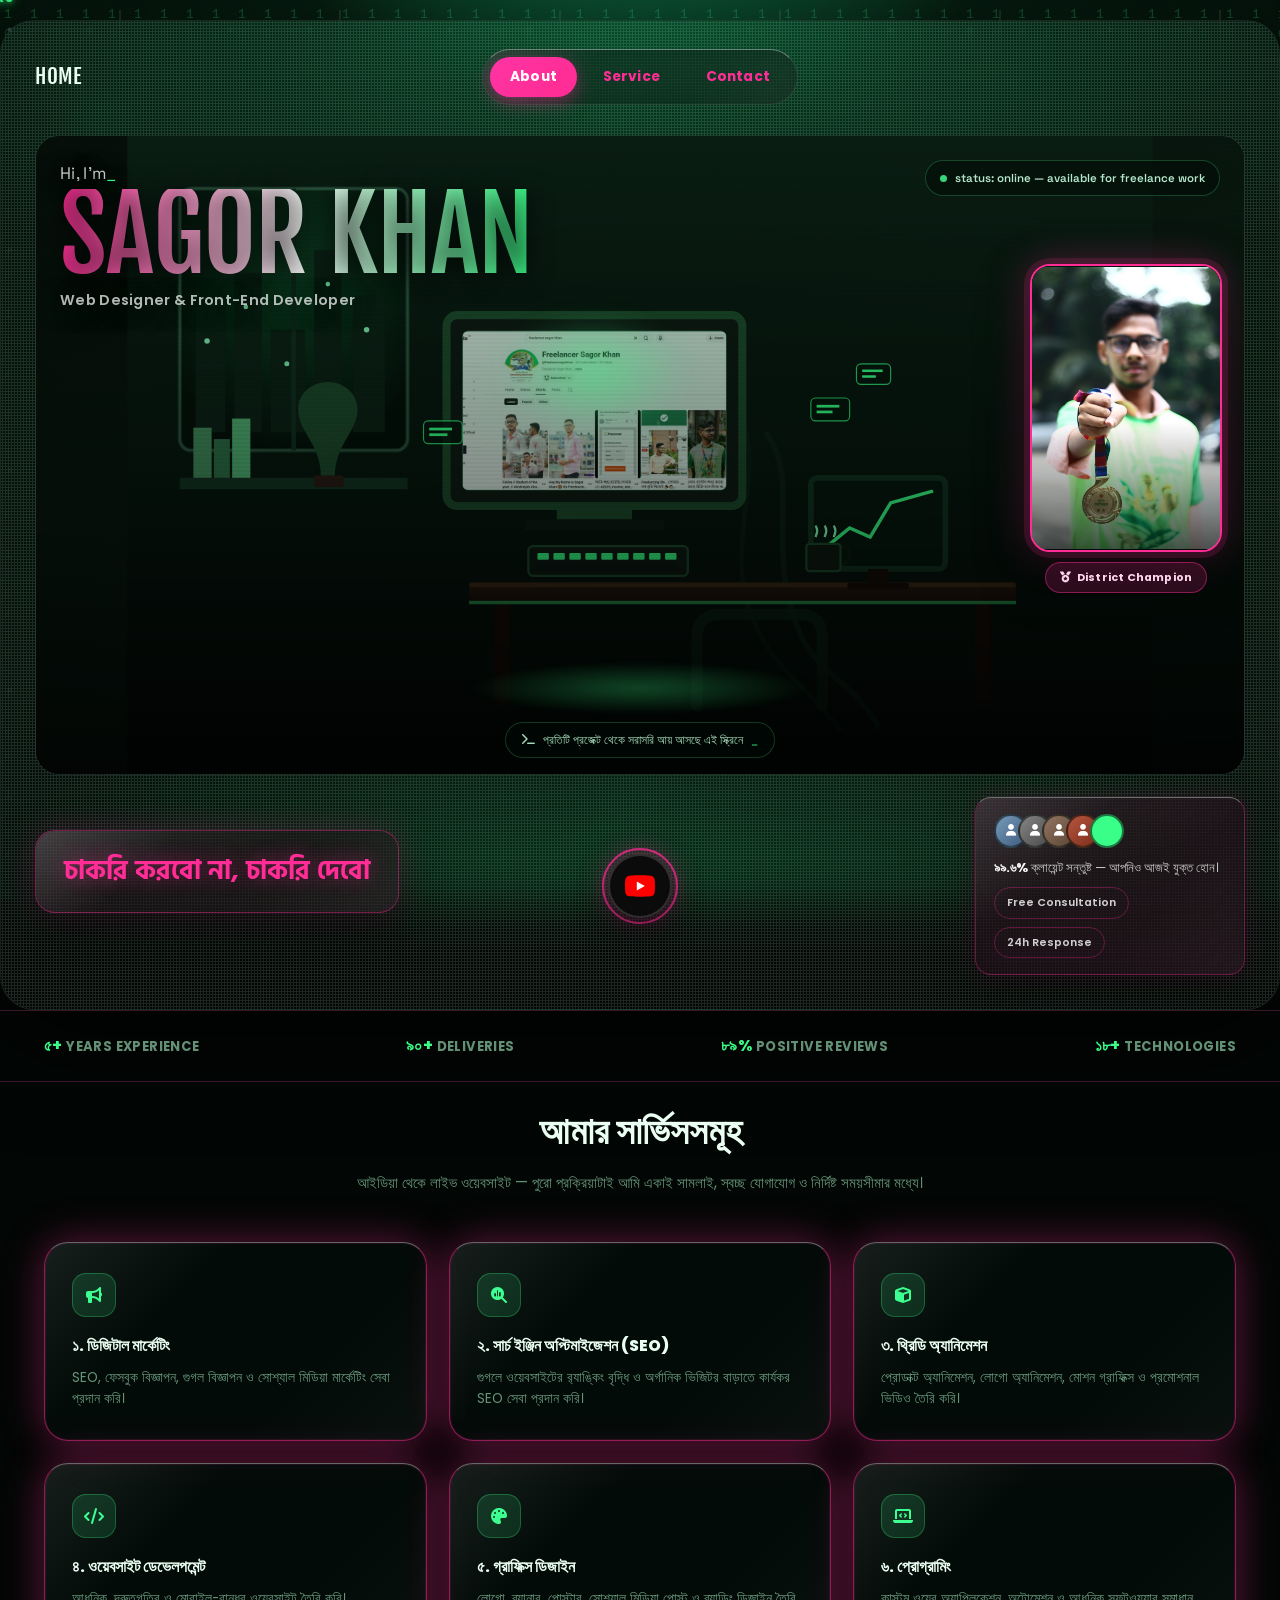
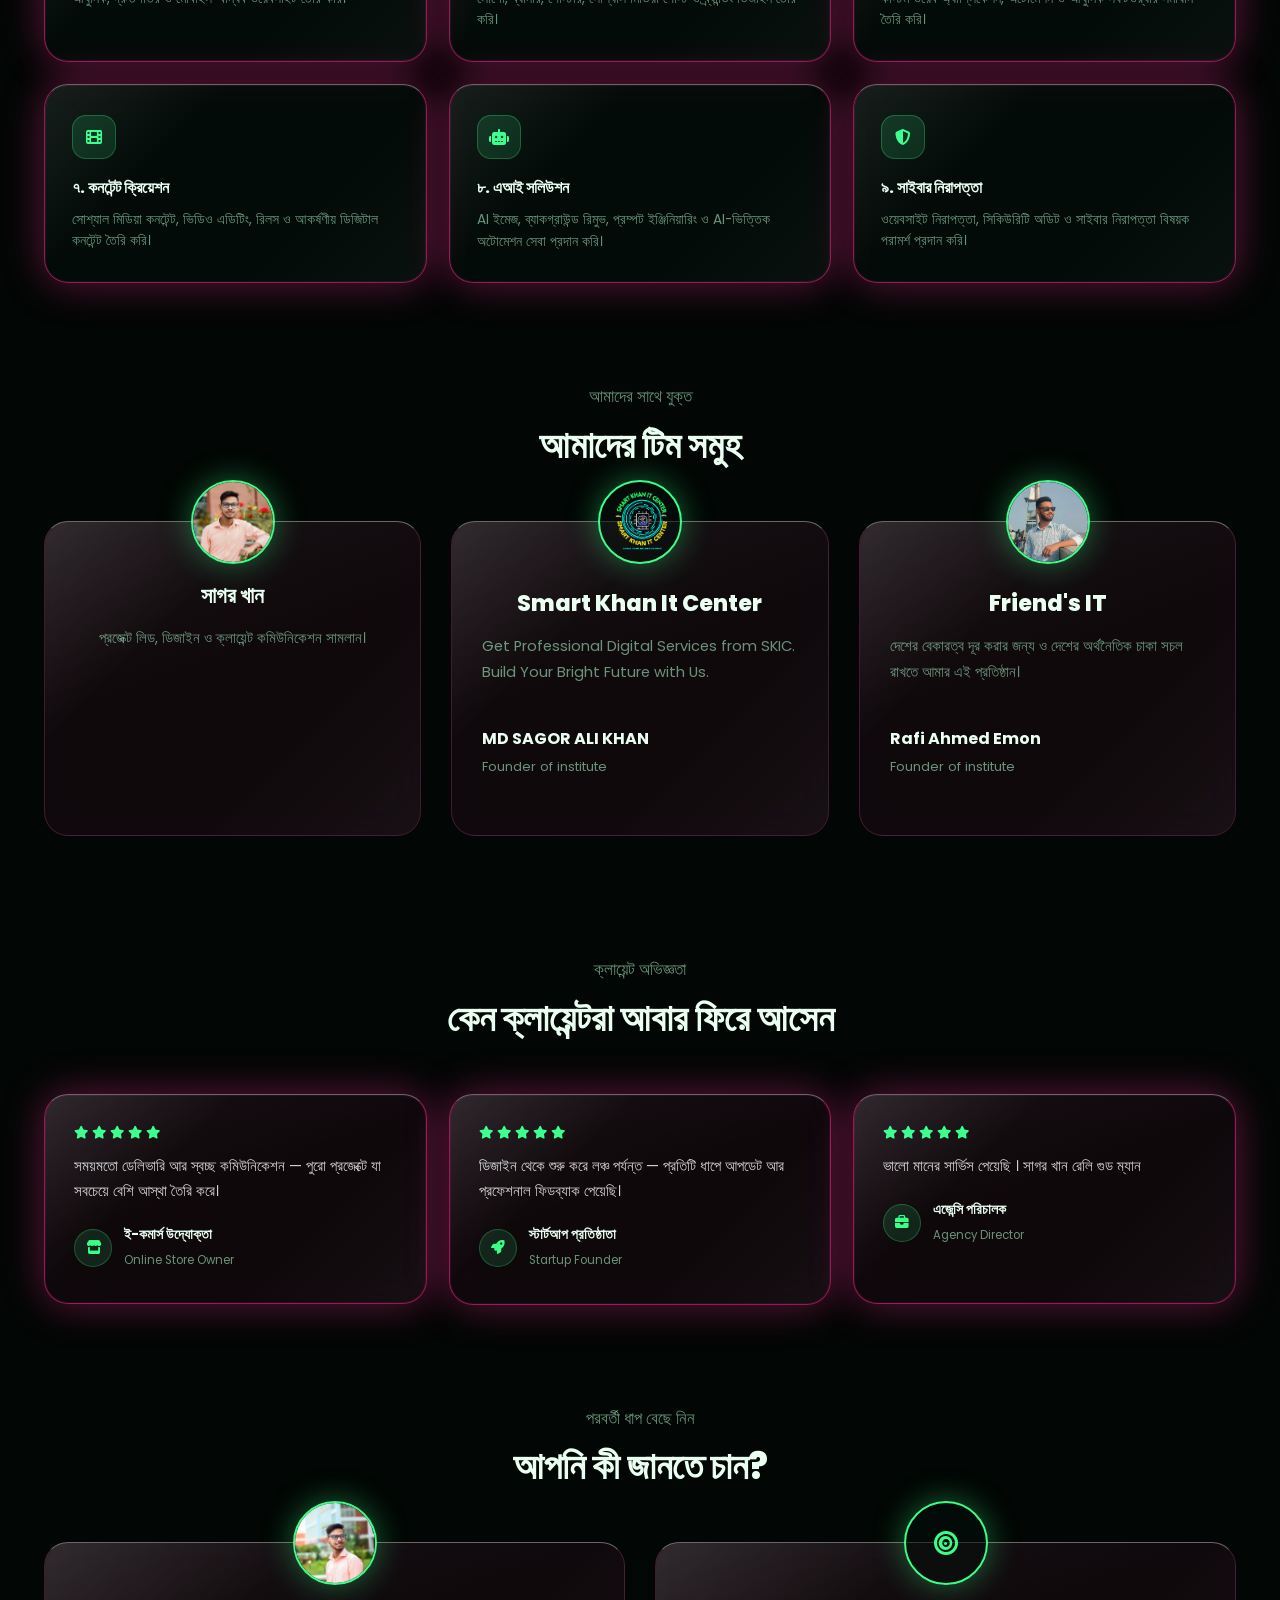
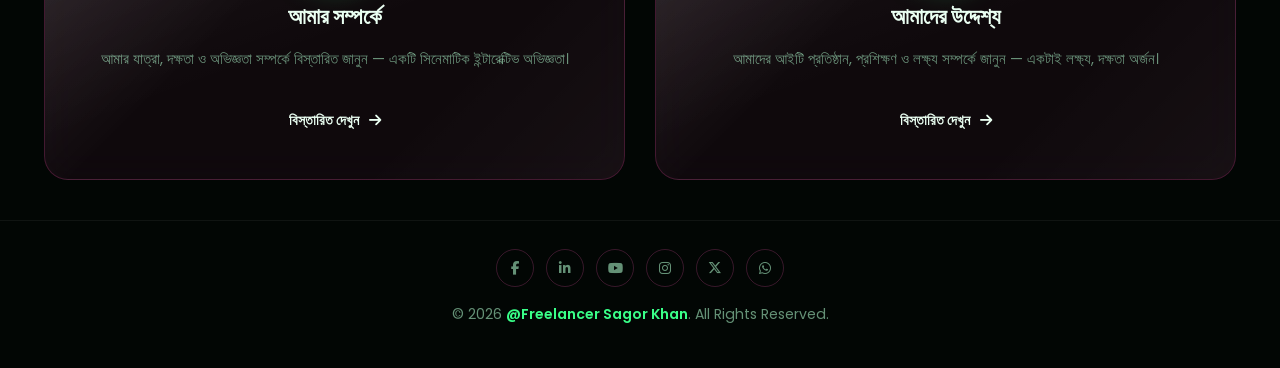
<file: freelance-journey.html>
<!DOCTYPE html>
<html lang="bn">
<head>
<meta charset="UTF-8">
<meta name="viewport" content="width=device-width, initial-scale=1.0">
<title>ফ্রিল্যান্সিং যাত্রা শুরু করুন | Sagor Khan</title>
<meta name="description" content="Sagor Khan — ওয়েব ডিজাইনার ও ডেভেলপার। ফ্রিল্যান্সিং যাত্রা শুরু করুন এখনই।">

<link rel="preconnect" href="https://fonts.googleapis.com">
<link rel="preconnect" href="https://fonts.gstatic.com" crossorigin>
<link href="https://fonts.googleapis.com/css2?family=Poppins:wght@300;400;500;600;700;800;900&family=Hind+Siliguri:wght@400;500;600;700&family=Fjalla+One&family=Space+Grotesk:wght@500;600;700&display=swap" rel="stylesheet">
<link rel="stylesheet" href="https://cdnjs.cloudflare.com/ajax/libs/font-awesome/6.5.1/css/all.min.css">

<link rel="stylesheet" href="style.css">
<link rel="stylesheet" href="freelance-journey.css">
</head>
<body class="fj-body">

<div class="fj-bg-scene" aria-hidden="true">
  <div class="fj-bg-base"></div>
  <div class="fj-bg-planet"></div>
  <div class="fj-bg-stars"></div>

  <div class="fj-bg-circuit">
    <svg xmlns="http://www.w3.org/2000/svg" preserveAspectRatio="none">
      <defs>
        <pattern id="fjCircuit" width="220" height="220" patternUnits="userSpaceOnUse">
          <path d="M10 30 H90 V90 H150 V160" fill="none" stroke="#39ff88" stroke-width="1.1"/>
          <path d="M120 10 V60 H190 V120 H210" fill="none" stroke="#ffffff" stroke-width="1"/>
          <path d="M0 140 H50 V200 H110" fill="none" stroke="#39ff88" stroke-width="1"/>
          <path d="M160 180 H220 M180 180 V220" fill="none" stroke="#ffffff" stroke-width="1"/>
          <circle cx="90" cy="30" r="3.2" fill="#39ff88"/>
          <circle cx="150" cy="90" r="3.2" fill="#ffffff"/>
          <circle cx="120" cy="60" r="3" fill="#ffffff"/>
          <circle cx="190" cy="120" r="3" fill="#39ff88"/>
          <circle cx="50" cy="140" r="3" fill="#39ff88"/>
          <circle cx="110" cy="200" r="3" fill="#ffffff"/>
          <circle cx="10" cy="30" r="2.4" fill="#ffffff"/>
          <circle cx="210" cy="120" r="2.4" fill="#39ff88"/>
        </pattern>
      </defs>
      <rect width="100%" height="100%" fill="url(#fjCircuit)"/>
    </svg>
  </div>

  <div class="fj-bg-matrix">
    <svg xmlns="http://www.w3.org/2000/svg" preserveAspectRatio="none">
      <defs>
        <pattern id="fjMatrix" width="26" height="240" patternUnits="userSpaceOnUse">
          <text x="4" y="18"  font-family="monospace" font-size="13" fill="#39ff88">1</text>
          <text x="4" y="38"  font-family="monospace" font-size="13" fill="#39ff88" opacity=".7">0</text>
          <text x="4" y="58"  font-family="monospace" font-size="13" fill="#39ff88" opacity=".4">ア</text>
          <text x="4" y="78"  font-family="monospace" font-size="13" fill="#39ff88" opacity=".9">1</text>
          <text x="4" y="98"  font-family="monospace" font-size="13" fill="#39ff88" opacity=".3">ｷ</text>
          <text x="4" y="118" font-family="monospace" font-size="13" fill="#39ff88" opacity=".6">0</text>
          <text x="4" y="138" font-family="monospace" font-size="13" fill="#39ff88" opacity=".8">ﾒ</text>
          <text x="4" y="158" font-family="monospace" font-size="13" fill="#39ff88" opacity=".5">1</text>
          <text x="4" y="178" font-family="monospace" font-size="13" fill="#39ff88" opacity=".7">0</text>
          <text x="4" y="198" font-family="monospace" font-size="13" fill="#39ff88" opacity=".4">ﾂ</text>
          <text x="4" y="218" font-family="monospace" font-size="13" fill="#39ff88" opacity=".9">1</text>
          <text x="4" y="238" font-family="monospace" font-size="13" fill="#39ff88" opacity=".3">0</text>
        </pattern>
      </defs>
      <rect width="100%" height="100%" fill="url(#fjMatrix)"/>
    </svg>
  </div>

  <div class="fj-bg-tech">
    <i class="fa-solid fa-microchip fj-tech-icon fj-tech-icon--1"></i>
    <i class="fa-solid fa-terminal fj-tech-icon fj-tech-icon--2"></i>
    <i class="fa-solid fa-code-branch fj-tech-icon fj-tech-icon--3"></i>
    <i class="fa-solid fa-database fj-tech-icon fj-tech-icon--4"></i>
    <i class="fa-solid fa-network-wired fj-tech-icon fj-tech-icon--5"></i>
    <i class="fa-solid fa-server fj-tech-icon fj-tech-icon--6"></i>
    <i class="fa-brands fa-react fj-tech-icon fj-tech-icon--7"></i>
    <span class="fj-tech-tag fj-tech-tag--1">&lt;/&gt;</span>
    <span class="fj-tech-tag fj-tech-tag--2">01</span>
    <span class="fj-tech-tag fj-tech-tag--3">{ }</span>
    <span class="fj-tech-tag fj-tech-tag--4">#dev</span>
  </div>
</div>
<div class="fj-noise"></div>
<div class="fj-cursor-dot" id="fjCursor" aria-hidden="true">SKS</div>

<!-- ===== Hero card (nav + hero live inside one glowing card) ===== -->
<header class="fj-hero" id="about">

  <nav class="fj-nav" id="fjNav">
    <a href="index.html" class="fj-logo">HOME</a>
    <ul>
      <li><a href="#about" class="is-active">About</a></li>
      <li><a href="#service">Service</a></li>
      <li><a href="#contact">Contact</a></li>
    </ul>
  </nav>

  <div class="fj-orb-wrap">
    <div class="fj-hacker-scene" aria-hidden="true">
      <svg viewBox="0 0 900 560" xmlns="http://www.w3.org/2000/svg" role="img" aria-label="একজন কার্টুন হ্যাকার ডেভেলপার তার কম্পিউটারে কাজ করছে, ডলার নোট স্ক্রিনে উড়ে আসছে">
        <defs>
          <linearGradient id="hsRoom" x1="0" y1="0" x2="0" y2="1">
            <stop offset="0%" stop-color="#0a1f14"/>
            <stop offset="55%" stop-color="#06160e"/>
            <stop offset="100%" stop-color="#030b07"/>
          </linearGradient>
          <linearGradient id="hsDesk" x1="0" y1="0" x2="0" y2="1">
            <stop offset="0%" stop-color="#2a1c12"/>
            <stop offset="100%" stop-color="#160e09"/>
          </linearGradient>
          <linearGradient id="hsScreen" x1="0" y1="0" x2="0" y2="1">
            <stop offset="0%" stop-color="#04170d"/>
            <stop offset="100%" stop-color="#010d07"/>
          </linearGradient>
          <radialGradient id="hsWindowGlow" cx="50%" cy="35%" r="65%">
            <stop offset="0%" stop-color="#39ff88" stop-opacity=".22"/>
            <stop offset="100%" stop-color="#39ff88" stop-opacity="0"/>
          </radialGradient>
          <clipPath id="hsScreenClip"><rect x="312" y="182" width="196" height="118" rx="4"/></clipPath>
        </defs>

        <!-- room -->
        <rect x="0" y="0" width="900" height="560" fill="url(#hsRoom)"/>

        <!-- window with city bokeh -->
        <g opacity=".9">
          <rect x="46" y="46" width="200" height="230" rx="10" fill="#03110a" stroke="#123322" stroke-width="4"/>
          <rect x="46" y="46" width="200" height="230" rx="10" fill="url(#hsWindowGlow)"/>
          <g fill="#0c2417">
            <rect x="60" y="150" width="26" height="110"/>
            <rect x="94" y="120" width="24" height="140"/>
            <rect x="126" y="170" width="30" height="90"/>
            <rect x="164" y="100" width="24" height="160"/>
            <rect x="198" y="140" width="28" height="120"/>
          </g>
          <g fill="#8dffc0">
            <circle cx="70" cy="180" r="2.4" class="fj-hs-led"/>
            <circle cx="104" cy="150" r="2" class="fj-hs-led" style="animation-delay:.4s"/>
            <circle cx="140" cy="200" r="2.2" class="fj-hs-led" style="animation-delay:.9s"/>
            <circle cx="176" cy="130" r="2" class="fj-hs-led" style="animation-delay:1.3s"/>
            <circle cx="210" cy="170" r="2.4" class="fj-hs-led" style="animation-delay:.6s"/>
          </g>
          <rect x="46" y="46" width="200" height="230" rx="10" fill="none" stroke="rgba(200,255,225,.18)" stroke-width="2"/>
          <line x1="146" y1="46" x2="146" y2="276" stroke="#123322" stroke-width="4"/>
        </g>

        <!-- shelf with plant & books -->
        <g>
          <rect x="46" y="300" width="200" height="10" fill="#123322"/>
          <rect x="58" y="256" width="16" height="44" fill="#3f8a5a"/>
          <rect x="76" y="266" width="14" height="34" fill="#2c6e46"/>
          <rect x="92" y="248" width="16" height="52" fill="#4fae72"/>
          <g>
            <path d="M170 300 C170 270 150 260 150 240 C150 226 162 216 176 216 C190 216 202 226 202 240 C202 260 182 270 182 300 Z" fill="#1c4a2c"/>
            <rect x="164" y="298" width="26" height="10" rx="2" fill="#2a1c12"/>
          </g>
        </g>

        <!-- cable bundle running to floor -->
        <path d="M560 260 C 592 300, 560 360, 588 430 C 600 470, 640 480, 660 520" fill="none" stroke="#0c2417" stroke-width="5" opacity=".8"/>
        <path d="M540 250 C 560 300, 520 370, 552 430 C 566 466, 600 486, 626 522" fill="none" stroke="#0c2417" stroke-width="4" opacity=".6"/>

        <!-- desk -->
        <rect x="300" y="392" width="480" height="18" rx="4" fill="url(#hsDesk)"/>
        <rect x="300" y="392" width="480" height="4" rx="2" fill="#3e2a18"/>
        <rect x="322" y="410" width="14" height="90" fill="#150d08"/>
        <rect x="744" y="410" width="14" height="90" fill="#150d08"/>
        <!-- desk LED strip -->
        <rect x="300" y="408" width="480" height="3" fill="#39ff88" opacity=".55" class="fj-hs-led"/>

        <!-- small side monitor with rising chart -->
        <g>
          <rect x="600" y="300" width="118" height="80" rx="6" fill="#04170d" stroke="#123322" stroke-width="5"/>
          <rect x="650" y="380" width="18" height="14" fill="#150d08"/>
          <rect x="632" y="392" width="54" height="6" rx="3" fill="#150d08"/>
          <polyline points="612,362 634,344 652,352 670,322 706,312" fill="none" stroke="#39ff88" stroke-width="3" stroke-linecap="round" stroke-dasharray="140" class="fj-hs-chart-line"/>
        </g>

        <!-- main monitor (scaled up slightly, screen shows a real screenshot) -->
        <g transform="translate(410,241) scale(1.18) translate(-410,-241)">
          <rect x="300" y="170" width="220" height="142" rx="8" fill="#0d1a13" stroke="#1c4a2c" stroke-width="6"/>
          <rect x="312" y="182" width="196" height="118" rx="4" fill="url(#hsScreen)"/>
          <g clip-path="url(#hsScreenClip)">
            <image href="youtube-channel.jpg" x="312" y="182" width="196" height="118" preserveAspectRatio="xMidYMid slice"/>
            <rect x="312" y="182" width="196" height="118" fill="#0a2f1c" opacity=".14"/>
            <rect x="312" y="182" width="196" height="118" fill="url(#hsWindowGlow)" opacity=".5"/>
          </g>
          <rect x="312" y="182" width="196" height="118" rx="4" fill="none" stroke="rgba(140,255,190,.25)" stroke-width="1"/>
          <rect x="382" y="312" width="56" height="10" fill="#1c4a2c"/>
          <rect x="358" y="322" width="104" height="8" rx="3" fill="#0d1a13"/>
        </g>

        <!-- keyboard -->
        <g>
          <rect x="352" y="360" width="140" height="26" rx="4" fill="#0d1a13" stroke="#1c4a2c" stroke-width="2"/>
          <g fill="#39ff88">
            <rect class="fj-hs-key" x="360" y="366" width="10" height="6" rx="1" style="animation-delay:.1s"/>
            <rect class="fj-hs-key" x="374" y="366" width="10" height="6" rx="1" style="animation-delay:.5s"/>
            <rect class="fj-hs-key" x="388" y="366" width="10" height="6" rx="1" style="animation-delay:.9s"/>
            <rect class="fj-hs-key" x="402" y="366" width="10" height="6" rx="1" style="animation-delay:.3s"/>
            <rect class="fj-hs-key" x="416" y="366" width="10" height="6" rx="1" style="animation-delay:1.1s"/>
            <rect class="fj-hs-key" x="430" y="366" width="10" height="6" rx="1" style="animation-delay:.7s"/>
            <rect class="fj-hs-key" x="444" y="366" width="10" height="6" rx="1" style="animation-delay:1.3s"/>
            <rect class="fj-hs-key" x="458" y="366" width="10" height="6" rx="1" style="animation-delay:.2s"/>
            <rect class="fj-hs-key" x="472" y="366" width="10" height="6" rx="1" style="animation-delay:.8s"/>
          </g>
          <rect x="360" y="376" width="122" height="6" rx="2" fill="#0a1510"/>
        </g>

        <!-- coffee mug with steam -->
        <g>
          <path d="M600 360 h26 a8 8 0 0 1 0 16 h-2" fill="none" stroke="#0d1a13" stroke-width="3"/>
          <rect x="596" y="358" width="30" height="24" rx="3" fill="#0d1a13" stroke="#1c4a2c" stroke-width="2"/>
          <path d="M604 352 q3 -6 0 -10" stroke="#8dffc0" stroke-width="2" fill="none" class="fj-hs-steam"/>
          <path d="M612 352 q3 -6 0 -10" stroke="#8dffc0" stroke-width="2" fill="none" class="fj-hs-steam" style="animation-delay:.8s"/>
          <path d="M620 352 q3 -6 0 -10" stroke="#8dffc0" stroke-width="2" fill="none" class="fj-hs-steam" style="animation-delay:1.6s"/>
        </g>

        <!-- chair (mostly hidden behind the real photo seated in front) -->
        <path d="M500 500 L500 440 Q500 420 520 420 L590 420 Q610 420 610 440 L610 500" fill="none" stroke="#0c2417" stroke-width="10" stroke-linecap="round" opacity=".85"/>

        <!-- floating holographic code chips rising from the keyboard -->
        <g fill="none">
          <g class="fj-hs-chip" style="animation-delay:0s">
            <rect x="600" y="230" width="34" height="20" rx="4" fill="#04170d" stroke="#39ff88" stroke-width="1" opacity=".8"/>
            <rect x="605" y="236" width="20" height="2.4" fill="#39ff88"/>
            <rect x="605" y="241" width="14" height="2.4" fill="#39ff88"/>
          </g>
          <g class="fj-hs-chip" style="animation-delay:2s">
            <rect x="260" y="250" width="34" height="20" rx="4" fill="#04170d" stroke="#39ff88" stroke-width="1" opacity=".8"/>
            <rect x="265" y="256" width="20" height="2.4" fill="#39ff88"/>
            <rect x="265" y="261" width="16" height="2.4" fill="#39ff88"/>
          </g>
          <g class="fj-hs-chip" style="animation-delay:4s">
            <rect x="640" y="200" width="30" height="18" rx="4" fill="#04170d" stroke="#39ff88" stroke-width="1" opacity=".8"/>
            <rect x="645" y="205" width="18" height="2.2" fill="#39ff88"/>
            <rect x="645" y="210" width="12" height="2.2" fill="#39ff88"/>
          </g>
        </g>
      </svg>

      <div class="fj-hacker-scene__tint"></div>
    </div>

    <div class="fj-dollar-field" aria-hidden="true">
      <div class="fj-screen-glow"></div>
      <span class="fj-dollar" style="--top:8%;  --left:12%; --dx:250px; --dy:60px;  --dr:20deg; animation-delay:0s; animation-duration:4.6s;"></span>
      <span class="fj-dollar" style="--top:6%;  --left:82%; --dx:-220px; --dy:75px; --dr:-18deg; animation-delay:.8s; animation-duration:5.2s;"></span>
      <span class="fj-dollar" style="--top:60%; --left:6%;  --dx:270px; --dy:-165px; --dr:-24deg; animation-delay:1.6s; animation-duration:4.8s;"></span>
      <span class="fj-dollar" style="--top:4%;  --left:44%; --dx:60px; --dy:80px;  --dr:14deg; animation-delay:2.2s; animation-duration:5s;"></span>
      <span class="fj-dollar" style="--top:70%; --left:88%; --dx:-260px; --dy:-235px; --dr:26deg; animation-delay:3s; animation-duration:4.4s;"></span>
      <span class="fj-dollar" style="--top:14%; --left:94%; --dx:-320px; --dy:70px; --dr:-20deg; animation-delay:1.1s; animation-duration:5.4s;"></span>
      <span class="fj-dollar" style="--top:78%; --left:46%; --dx:20px;  --dy:-280px; --dr:10deg; animation-delay:2.7s; animation-duration:4.9s;"></span>
      <span class="fj-dollar" style="--top:2%;  --left:22%; --dx:150px; --dy:70px;  --dr:-14deg; animation-delay:.3s; animation-duration:5.1s;"></span>
    </div>

    <div class="fj-orb-badge">
      <span class="fj-orb-dot"></span> status: online — available for freelance work
    </div>

    <div class="fj-side-photo">
      <div class="fj-side-photo__frame">
        <img src="sagor-medal.jpg" alt="Sagor Khan — District Champion medal" loading="eager">
      </div>
      <span class="fj-side-photo__tag"><i class="fa-solid fa-medal"></i> District Champion</span>
    </div>

    <div class="fj-orb-hud">
      <p class="fj-eyebrow">Hi, I'm</p>
      <h1 class="fj-name">SAGOR <span>KHAN</span></h1>
      <p class="fj-role">Web Designer &amp; Front-End Developer</p>
    </div>

    <div class="fj-orb-platform-glow"></div>

    <div class="fj-orb-hint">
      <i class="fa-solid fa-terminal"></i>
      প্রতিটি প্রজেক্ট থেকে সরাসরি আয় আসছে এই স্ক্রিনে
    </div>
  </div>

  <div class="fj-hero__foot">
    <div class="fj-tagline">
      <div class="fj-statement-box">
        <p>চাকরি করবো না, চাকরি দেবো</p>
      </div>
    </div>

    <!-- ===== centered animated YouTube trigger — opens video modal ===== -->
    <button type="button" class="fj-yt-trigger fj-magnetic" id="fjYtTrigger" aria-haspopup="dialog" aria-controls="fjVideoModal" aria-label="ভিডিও দেখুন">
      <span class="fj-yt-trigger__ring fj-yt-trigger__ring--1"></span>
      <span class="fj-yt-trigger__ring fj-yt-trigger__ring--2"></span>
      <span class="fj-yt-trigger__badge">
        <svg viewBox="0 0 28 20" width="30" height="22" aria-hidden="true">
          <path fill="#FF0000" d="M27.4 3.1c-.32-1.2-1.26-2.15-2.46-2.47C22.76 0 14 0 14 0S5.24 0 3.06.63C1.86.95.92 1.9.6 3.1 0 5.28 0 10 0 10s0 4.72.6 6.9c.32 1.2 1.26 2.12 2.46 2.44C5.24 20 14 20 14 20s8.76 0 10.94-.66c1.2-.32 2.14-1.24 2.46-2.44.6-2.18.6-6.9.6-6.9s0-4.72-.6-6.9z"/>
          <path fill="#fff" d="M11 14.2 18.5 10 11 5.8z"/>
        </svg>
      </span>
    </button>

    <div class="fj-review-card" id="fjReviewCard">
      <div class="fj-avatars">
        <span class="fj-avatar fj-avatar--1"><i class="fa-solid fa-user"></i></span>
        <span class="fj-avatar fj-avatar--2"><i class="fa-solid fa-user"></i></span>
        <span class="fj-avatar fj-avatar--3"><i class="fa-solid fa-user"></i></span>
        <span class="fj-avatar fj-avatar--4"><i class="fa-solid fa-user"></i></span>
        <span class="fj-avatar fj-avatar--arrow"><i class="fa-solid fa-arrow-up-right"></i></span>
      </div>
      <p><b>৯৯.৬%</b> ক্লায়েন্ট সন্তুষ্ট — আপনিও আজই যুক্ত হোন।</p>
      <div class="fj-review-actions">
        <span class="fj-free-consult" id="fjFreeConsult">Free Consultation</span>
        <span>24h Response</span>
      </div>
    </div>
  </div>
</header>

<!-- ===== Video modal — opened by the YouTube trigger above ===== -->
<div class="fj-video-modal" id="fjVideoModal" aria-hidden="true">
  <div class="fj-video-modal__backdrop" data-video-close></div>
  <div class="fj-video-modal__inner" role="dialog" aria-modal="true" aria-label="প্রজেক্ট ভিডিও">
    <button type="button" class="fj-video-modal__close" data-video-close aria-label="বন্ধ করুন"><i class="fa-solid fa-xmark"></i></button>
    <div class="fj-video-modal__frame">
      <!-- 👉 এখানে নিজের ভিডিও লিংক বসান: YOUR-VIDEO-ID এর জায়গায় YouTube video ID দিন -->
      <iframe id="fjVideoFrame" data-video-src="https://www.youtube.com/embed/o0VFor_cn7Y?autoplay=1&rel=0" src="" title="Sagor Khan — প্রজেক্ট ভিডিও" allow="accelerometer; autoplay; clipboard-write; encrypted-media; gyroscope; picture-in-picture" allowfullscreen loading="lazy"></iframe>
    </div>
  </div>
</div>

<!-- ===== Stats strip ===== -->
<section class="fj-stats" data-reveal>
  <ul>
    <li><b><span class="fj-counter" data-count-to="6">০</span>+</b> Years Experience</li>
    <li><b><span class="fj-counter" data-count-to="100">০</span>+</b> Deliveries</li>
    <li><b><span class="fj-counter" data-count-to="99">০</span>%</b> Positive Reviews</li>
    <li><b><span class="fj-counter" data-count-to="20">০</span>+</b> Technologies</li>
  </ul>
</section>

<!-- ===== Services (bento) ===== -->
<section class="fj-bento fj-bento--alt" id="service">
  <div class="fj-section-head" data-reveal>
    <h2>আমার সার্ভিসসমূহ</h2>
    <p class="fj-section-sub">আইডিয়া থেকে লাইভ ওয়েবসাইট — পুরো প্রক্রিয়াটাই আমি একাই সামলাই, স্বচ্ছ যোগাযোগ ও নির্দিষ্ট সময়সীমার মধ্যে।</p>
  </div>

  <div class="fj-service__grid">
    <article class="fj-service-card" data-reveal="pop">
      <div class="fj-service-icon"><i class="fa-solid fa-bullhorn"></i></div>
      <h3>১. ডিজিটাল মার্কেটিং</h3>
      <p>SEO, ফেসবুক বিজ্ঞাপন, গুগল বিজ্ঞাপন ও সোশ্যাল মিডিয়া মার্কেটিং সেবা প্রদান করি।</p>
    </article>
    <article class="fj-service-card" data-reveal>
      <div class="fj-service-icon"><i class="fa-solid fa-magnifying-glass-chart"></i></div>
      <h3>২. সার্চ ইঞ্জিন অপ্টিমাইজেশন (SEO)</h3>
      <p>গুগলে ওয়েবসাইটের র‍্যাঙ্কিং বৃদ্ধি ও অর্গানিক ভিজিটর বাড়াতে কার্যকর SEO সেবা প্রদান করি।</p>
    </article>
    <article class="fj-service-card" data-reveal="pop">
      <div class="fj-service-icon"><i class="fa-solid fa-cube"></i></div>
      <h3>৩. থ্রিডি অ্যানিমেশন</h3>
      <p>প্রোডাক্ট অ্যানিমেশন, লোগো অ্যানিমেশন, মোশন গ্রাফিক্স ও প্রমোশনাল ভিডিও তৈরি করি।</p>
    </article>
    <article class="fj-service-card" data-reveal="pop">
      <div class="fj-service-icon"><i class="fa-solid fa-code"></i></div>
      <h3>৪. ওয়েবসাইট ডেভেলপমেন্ট</h3>
      <p>আধুনিক, দ্রুতগতির ও মোবাইল-বান্ধব ওয়েবসাইট তৈরি করি।</p>
    </article>
    <article class="fj-service-card" data-reveal>
      <div class="fj-service-icon"><i class="fa-solid fa-palette"></i></div>
      <h3>৫. গ্রাফিক্স ডিজাইন</h3>
      <p>লোগো, ব্যানার, পোস্টার, সোশ্যাল মিডিয়া পোস্ট ও ব্র্যান্ডিং ডিজাইন তৈরি করি।</p>
    </article>
    <article class="fj-service-card" data-reveal="pop">
      <div class="fj-service-icon"><i class="fa-solid fa-laptop-code"></i></div>
      <h3>৬. প্রোগ্রামিং</h3>
      <p>কাস্টম ওয়েব অ্যাপ্লিকেশন, অটোমেশন ও আধুনিক সফটওয়্যার সমাধান তৈরি করি।</p>
    </article>
    <article class="fj-service-card" data-reveal="pop">
      <div class="fj-service-icon"><i class="fa-solid fa-film"></i></div>
      <h3>৭. কনটেন্ট ক্রিয়েশন</h3>
      <p>সোশ্যাল মিডিয়া কনটেন্ট, ভিডিও এডিটিং, রিলস ও আকর্ষণীয় ডিজিটাল কনটেন্ট তৈরি করি।</p>
    </article>
    <article class="fj-service-card" data-reveal>
      <div class="fj-service-icon"><i class="fa-solid fa-robot"></i></div>
      <h3>৮. এআই সলিউশন</h3>
      <p>AI ইমেজ, ব্যাকগ্রাউন্ড রিমুভ, প্রম্পট ইঞ্জিনিয়ারিং ও AI-ভিত্তিক অটোমেশন সেবা প্রদান করি।</p>
    </article>
    <article class="fj-service-card" data-reveal="pop">
      <div class="fj-service-icon"><i class="fa-solid fa-shield-halved"></i></div>
      <h3>৯. সাইবার নিরাপত্তা</h3>
      <p>ওয়েবসাইট নিরাপত্তা, সিকিউরিটি অডিট ও সাইবার নিরাপত্তা বিষয়ক পরামর্শ প্রদান করি।</p>
    </article>
  </div>
</section>

<!-- ===== Team section (same glass box style as "আপনি কী জানতে চান?") ===== -->
<section class="fj-choice fj-team" id="team">
  <div class="fj-choice__head" data-reveal>
    <p class="fj-eyebrow">আমাদের সাথে যুক্ত</p>
    <h2>আমাদের টিম সমুহ</h2>
  </div>

  <div class="fj-choice__grid fj-team__grid">
    <div class="fj-choice-card" data-reveal="pop">
      <span class="fj-choice-orb">
        <img src="team pic/sagor-khan.jpg" alt="সাগর খান" loading="lazy" decoding="async" onerror="this.style.display='none'; this.nextElementSibling.style.display='flex';">
        <i class="fa-solid fa-user-tie" style="display:none;"></i>
      </span>
      <h3>সাগর খান</h3>
      <p>প্রজেক্ট লিড, ডিজাইন ও ক্লায়েন্ট কমিউনিকেশন সামলান।</p>
    </div>
    <div class="fj-choice-card fj-team-card" data-reveal>
      <span class="fj-choice-orb">
        <img src="team pic/ui-ux-designer.jpg" alt="UI/UX ডিজাইনার" loading="lazy" decoding="async" onerror="this.style.display='none'; this.nextElementSibling.style.display='flex';">
        <i class="fa-solid fa-laptop-code" style="display:none;"></i>
      </span>
      <h3>Smart Khan It Center</h3>
      <p>Get Professional Digital Services from SKIC. Build Your Bright Future with Us.</p>
      <p class="fj-team-person"><b>MD SAGOR ALI KHAN</b><small>Founder of institute</small></p>
    </div>
    <div class="fj-choice-card fj-team-card" data-reveal="pop">
      <span class="fj-choice-orb">
        <img src="team pic/friends-it.jpg" alt="Friend's IT" loading="lazy" decoding="async" onerror="this.style.display='none'; this.nextElementSibling.style.display='flex';">
        <i class="fa-solid fa-server" style="display:none;"></i>
      </span>
      <h3 class="fj-team-brand">Friend's IT</h3>
      <p>দেশের বেকারত্ব দূর করার জন্য ও দেশের অর্থনৈতিক চাকা সচল রাখতে আমার এই প্রতিষ্ঠান।</p>
      <p class="fj-team-person"><b>Rafi Ahmed Emon</b><small>Founder of institute</small></p>
    </div>
  </div>
</section>

<!-- ===== Trust / testimonials ===== -->
<section class="fj-trust-section" id="testimonials">
  <div class="fj-section-head" data-reveal>
    <p class="fj-eyebrow">ক্লায়েন্ট অভিজ্ঞতা</p>
    <h2>কেন ক্লায়েন্টরা আবার ফিরে আসেন</h2>
  </div>

  <div class="fj-trust__grid">
    <article class="fj-trust-card" data-reveal="pop">
      <div class="fj-trust-stars"><i class="fa-solid fa-star"></i><i class="fa-solid fa-star"></i><i class="fa-solid fa-star"></i><i class="fa-solid fa-star"></i><i class="fa-solid fa-star"></i></div>
      <p>সময়মতো ডেলিভারি আর স্বচ্ছ কমিউনিকেশন — পুরো প্রজেক্টে যা সবচেয়ে বেশি আস্থা তৈরি করে।</p>
      <div class="fj-trust-who"><span class="fj-trust-avatar"><i class="fa-solid fa-store"></i></span><div><b>ই-কমার্স উদ্যোক্তা</b><small>Online Store Owner</small></div></div>
    </article>
    <article class="fj-trust-card" data-reveal>
      <div class="fj-trust-stars"><i class="fa-solid fa-star"></i><i class="fa-solid fa-star"></i><i class="fa-solid fa-star"></i><i class="fa-solid fa-star"></i><i class="fa-solid fa-star"></i></div>
      <p>ডিজাইন থেকে শুরু করে লঞ্চ পর্যন্ত — প্রতিটি ধাপে আপডেট আর প্রফেশনাল ফিডব্যাক পেয়েছি।</p>
      <div class="fj-trust-who"><span class="fj-trust-avatar"><i class="fa-solid fa-rocket"></i></span><div><b>স্টার্টআপ প্রতিষ্ঠাতা</b><small>Startup Founder</small></div></div>
    </article>
    <article class="fj-trust-card" data-reveal="pop">
      <div class="fj-trust-stars"><i class="fa-solid fa-star"></i><i class="fa-solid fa-star"></i><i class="fa-solid fa-star"></i><i class="fa-solid fa-star"></i><i class="fa-solid fa-star"></i></div>
      <p>ভালো মানের সার্ভিস পেয়েছি  । সাগর খান রেলি গুড ম্যান</p>
      <div class="fj-trust-who"><span class="fj-trust-avatar"><i class="fa-solid fa-briefcase"></i></span><div><b>এজেন্সি পরিচালক</b><small>Agency Director</small></div></div>
    </article>
  </div>
</section>

<!-- ===== Two glass choice boxes — About Me / About Us (kept intact) ===== -->
<section class="fj-choice">
  <div class="fj-choice__head" data-reveal>
    <p class="fj-eyebrow">পরবর্তী ধাপ বেছে নিন</p>
    <h2>আপনি কী জানতে চান?</h2>
  </div>

  <div class="fj-choice__grid">
    <a href="about-story.html" class="fj-choice-card" data-reveal>
      <span class="fj-choice-orb">
        <img src="award pic/Sagor1.jpg" alt="Sagor Khan" loading="lazy" decoding="async" onerror="this.src='Sagor1.jpg'">
      </span>
      <h3>আমার সম্পর্কে</h3>
      <p>আমার যাত্রা, দক্ষতা ও অভিজ্ঞতা সম্পর্কে বিস্তারিত জানুন — একটি সিনেমাটিক ইন্টারেক্টিভ অভিজ্ঞতা।</p>
      <span class="fj-btn fj-btn--ghost">বিস্তারিত দেখুন <i class="fa-solid fa-arrow-right"></i></span>
    </a>

    <a href="our-mission.html" class="fj-choice-card" data-reveal>
      <span class="fj-choice-orb"><i class="fa-solid fa-bullseye"></i></span>
      <h3>আমাদের উদ্দেশ্য</h3>
      <p>আমাদের আইটি প্রতিষ্ঠান, প্রশিক্ষণ ও লক্ষ্য সম্পর্কে জানুন — একটাই লক্ষ্য, দক্ষতা অর্জন।</p>
      <span class="fj-btn fj-btn--ghost">বিস্তারিত দেখুন <i class="fa-solid fa-arrow-right"></i></span>
    </a>
  </div>
</section>

<footer class="footer" id="contact">
  <div class="fj-footer__social" id="fjFooterSocial">
    <a href="#" data-social="facebook" target="_blank" rel="noopener" aria-label="Facebook"><i class="fa-brands fa-facebook-f"></i></a>
    <a href="#" data-social="linkedin" target="_blank" rel="noopener" aria-label="LinkedIn"><i class="fa-brands fa-linkedin-in"></i></a>
    <a href="#" data-social="youtube" target="_blank" rel="noopener" aria-label="YouTube"><i class="fa-brands fa-youtube"></i></a>
    <a href="#" data-social="instagram" target="_blank" rel="noopener" aria-label="Instagram"><i class="fa-brands fa-instagram"></i></a>
    <a href="#" data-social="x" target="_blank" rel="noopener" aria-label="X (Twitter)"><i class="fa-brands fa-x-twitter"></i></a>
    <a href="#" data-social="whatsapp" target="_blank" rel="noopener" aria-label="WhatsApp"><i class="fa-brands fa-whatsapp"></i></a>
  </div>
  <p>&copy; 2026 <span>@Freelancer Sagor Khan</span>. All Rights Reserved.</p>
</footer>

<script src="freelance-journey-ui.js" defer></script>
</body>
</html>
</file>
<file: style.css>
/* =========================================================
   Freelancer Sagor Khan — Portfolio Stylesheet
   ========================================================= */

:root{
  /* Colors */
  --bg: #050505;
  --bg-soft: #0a0a0d;
  --gold: #FFC107;
  --gold-soft: #ffd35c;
  --blue-neon: #29b6ff;
  --blue-neon-2: #2979ff;
  --purple: #b84dff;
  --green: #22c55e;
  --white: #f5f5f7;
  --muted: #9aa0ab;
  --glass-bg: rgba(255,255,255,0.035);
  --glass-bg-strong: rgba(255,255,255,0.06);
  --glass-border: rgba(255,255,255,0.09);

  /* Type */
  --font-display: 'Poppins', sans-serif;
  --font-bangla: 'Hind Siliguri', 'Poppins', sans-serif;

  /* Layout */
  --container-w: 1240px;
  --radius-lg: 24px;
  --radius-md: 16px;
  --radius-sm: 10px;

  /* Shadows / glows */
  --gold-glow: 0 0 20px rgba(255,193,7,.55), 0 0 60px rgba(255,193,7,.25);
  --blue-glow: 0 0 25px rgba(41,182,255,.45), 0 0 70px rgba(41,182,255,.2);
}

*,*::before,*::after{ box-sizing:border-box; }
html{ scroll-behavior:smooth; }

body{
  margin:0;
  background:var(--bg);
  color:var(--white);
  font-family:var(--font-display);
  line-height:1.6;
  overflow-x:hidden;
  -webkit-font-smoothing:antialiased;
}

a{ text-decoration:none; color:inherit; }
ul{ list-style:none; margin:0; padding:0; }
button{ font-family:inherit; cursor:pointer; border:none; background:none; color:inherit; }
img{ max-width:100%; display:block; }

.container{
  width:100%;
  max-width:var(--container-w);
  margin-inline:auto;
  padding-inline:24px;
}

/* Reduced motion */
@media (prefers-reduced-motion: reduce){
  *{ animation-duration:.001ms !important; animation-iteration-count:1 !important; transition-duration:.001ms !important; scroll-behavior:auto !important; }
}

/* =========================================================
   Background FX
   ========================================================= */
.bg-fx{
  position:fixed;
  inset:0;
  z-index:0;
  overflow:hidden;
  pointer-events:none;
}

#particle-canvas{
  position:absolute;
  inset:0;
  width:100%;
  height:100%;
}

.circuit-lines{
  position:absolute;
  inset:0;
  background-image:
    linear-gradient(rgba(41,182,255,.05) 1px, transparent 1px),
    linear-gradient(90deg, rgba(41,182,255,.05) 1px, transparent 1px);
  background-size:46px 46px;
  mask-image:radial-gradient(ellipse 80% 60% at 50% 0%, #000 40%, transparent 90%);
  opacity:.6;
}

.glow-orb{
  position:absolute;
  border-radius:50%;
  filter:blur(90px);
  opacity:.35;
}
.glow-orb--gold{
  width:420px; height:420px;
  top:-120px; right:8%;
  background:radial-gradient(circle, var(--gold) 0%, transparent 70%);
}
.glow-orb--blue{
  width:480px; height:480px;
  bottom:-160px; left:-10%;
  background:radial-gradient(circle, var(--blue-neon) 0%, transparent 70%);
}

/* =========================================================
   Sliding notice bar
   ========================================================= */
.notice-bar{
  position:relative;
  z-index:110;
  width:100%;
  overflow:hidden;
  padding-block:9px;
  background:linear-gradient(90deg, #1a1300, #0d0d18 45%, #001a26);
  border-bottom:1px solid rgba(255,193,7,.25);
}
.notice-track{
  display:flex;
  width:max-content;
  white-space:nowrap;
  animation:marquee 22s linear infinite;
  will-change:transform;
}
.notice-track span{
  display:inline-block;
  padding-inline:2rem;
  font-size:.85rem;
  font-weight:600;
  letter-spacing:.3px;
  background:linear-gradient(90deg, var(--gold), var(--blue-neon), var(--gold-soft), var(--blue-neon-2));
  background-size:300% 100%;
  -webkit-background-clip:text;
  background-clip:text;
  color:transparent;
  animation:hueSlide 6s linear infinite;
}
@keyframes marquee{
  from{ transform:translateX(0); }
  to{ transform:translateX(-50%); }
}
@keyframes hueSlide{
  from{ background-position:0% 0%; }
  to{ background-position:300% 0%; }
}
@media (prefers-reduced-motion: reduce){
  .notice-track{ animation:none; }
  .notice-track span{ animation:none; }
}

/* =========================================================
   Falling / cursor money canvas
   ========================================================= */
.money-canvas{
  position:fixed;
  inset:0;
  width:100%;
  height:100%;
  z-index:40;
  pointer-events:none;
}

/* =========================================================
   Live local-time clock widget
   ========================================================= */
.clock-widget{
  /* Pinned as a small badge just under the notice bar + navbar (top-left
     corner) instead of floating over the middle of the page, so it never
     sits on top of the hero title or any other section while scrolling.
     If your navbar ends up a different height than the default, nudge
     this "top" value slightly — everything else auto-scales with it. */
  position:fixed;
  left:16px;
  top:112px;
  transform:none;
  z-index:90;
  display:flex;
  flex-direction:column;
  align-items:center;
  gap:6px;
  padding:12px;
  border-radius:18px;
  background:var(--glass-bg-strong);
  border:1px solid var(--glass-border);
  backdrop-filter:blur(14px) saturate(140%);
  box-shadow:0 10px 40px rgba(0,0,0,.45);
  animation:clockGlowPulse 4s ease-in-out infinite;
}
@keyframes clockGlowPulse{
  0%,100%{ box-shadow:0 10px 40px rgba(0,0,0,.45), 0 0 16px rgba(255,193,7,.12); }
  50%{ box-shadow:0 10px 40px rgba(0,0,0,.45), 0 0 30px rgba(255,193,7,.32); }
}
.clock-face{
  /* ~25% smaller than the original 112px */
  width:84px;
  height:84px;
  display:block;
}
.clock-ring{
  fill:rgba(255,255,255,.02);
  stroke:rgba(255,193,7,.35);
  stroke-width:2;
  animation:ringBreathe 4s ease-in-out infinite;
}
@keyframes ringBreathe{
  0%,100%{ stroke:rgba(255,193,7,.35); }
  50%{ stroke:rgba(255,193,7,.7); }
}
.clock-tick{
  stroke:rgba(255,255,255,.35);
  stroke-width:2;
}
/* Every 3rd tick (12, 3, 6, 9 o'clock marks) drawn bolder & brighter
   so the face reads clearly at a glance. */
.clock-tick:nth-of-type(3n+1){
  stroke:rgba(255,193,7,.75);
  stroke-width:3;
}
.clock-hand{
  stroke-linecap:round;
  transition:transform .25s cubic-bezier(.4,2,.5,1);
  /* FIX: clock.js rotates each hand via the SVG attribute
     rotate(deg 100 100), which is already self-contained (the
     100,100 pivot is baked into that function). CSS transform-origin
     is applied ON TOP of that as an extra wrapping translate, so any
     non-zero value here double-offsets the pivot and sends the hands
     swinging around the wrong point — that's why they looked broken.
     Setting the origin to 0,0 makes that extra wrapping a no-op and
     lets the attribute's own 100,100 pivot work correctly. */
  transform-box:view-box;
  transform-origin:0 0;
}
.clock-hand--hour{
  stroke:var(--gold);
  stroke-width:5;
  filter:drop-shadow(0 0 3px var(--gold));
}
.clock-hand--minute{
  stroke:var(--gold-soft);
  stroke-width:3.5;
  filter:drop-shadow(0 0 3px var(--gold-soft));
}
.clock-hand--second{
  stroke:var(--blue-neon);
  stroke-width:2;
  filter:drop-shadow(0 0 4px var(--blue-neon));
}
.clock-center{
  fill:var(--gold);
  animation:clockCenterPulse 2s ease-in-out infinite;
}
@keyframes clockCenterPulse{
  0%,100%{ r:5; filter:drop-shadow(0 0 3px var(--gold)); }
  50%{ r:6; filter:drop-shadow(0 0 8px var(--gold)); }
}
@media (prefers-reduced-motion: reduce){
  .clock-widget{ animation:none; }
  .clock-ring{ animation:none; }
  .clock-center{ animation:none; }
}

.clock-digital{
  display:flex;
  flex-direction:column;
  align-items:center;
  gap:0;
  margin-top:-2px;
}
.clock-digital span:first-child{
  font-family:var(--font-display);
  font-weight:700;
  font-size:.71rem;
  letter-spacing:.5px;
  color:var(--white);
  line-height:1.2;
}
.clock-zone{
  font-size:.5rem;
  color:var(--muted);
  text-transform:uppercase;
  letter-spacing:.6px;
  line-height:1.3;
  margin-top:1px;
}

@media (max-width: 900px){
  .clock-widget{ left:12px; top:104px; padding:9px; gap:5px; }
  .clock-face{ width:63px; height:63px; }
  .clock-digital span:first-child{ font-size:.6rem; }
}
@media (max-width: 560px){
  .clock-widget{
    left:10px;
    top:92px;
    padding:7px;
    gap:4px;
  }
  .clock-face{ width:50px; height:50px; }
  .clock-digital span:first-child{ font-size:.53rem; }
  .clock-zone{ font-size:.44rem; }
}

/* =========================================================
   Navbar
   ========================================================= */
.navbar{
  position:sticky;
  top:0;
  z-index:100;
  width:100%;
  backdrop-filter:blur(16px) saturate(140%);
  -webkit-backdrop-filter:blur(16px) saturate(140%);
  background:rgba(5,5,5,.55);
  border-bottom:1px solid rgba(255,255,255,.06);
  transition:background .35s ease, box-shadow .35s ease, padding .35s ease;
}
.navbar.scrolled{
  background:rgba(5,5,5,.85);
  box-shadow:0 8px 30px rgba(0,0,0,.45);
}

.navbar__inner{
  display:grid;
  grid-template-columns:auto 1fr auto;
  align-items:center;
  gap:16px;
  padding-block:18px;
}

.navbar__logo{
  font-weight:700;
  font-size:1.25rem;
  letter-spacing:.3px;
  color:var(--white);
  white-space:nowrap;
  margin-left:-18px;
}
.navbar__logo span{ color:var(--gold); }

.navbar__nav{
  justify-self:center;
}

.navbar__nav ul{
  display:flex;
  gap:2.2rem;
}

.nav-link{
  position:relative;
  font-size:.95rem;
  font-weight:500;
  color:var(--muted);
  padding-bottom:6px;
  transition:color .25s ease;
}
.nav-link::after{
  content:"";
  position:absolute;
  left:0; bottom:0;
  width:0%;
  height:2px;
  background:linear-gradient(90deg, var(--gold), var(--blue-neon));
  transition:width .3s ease;
  border-radius:2px;
}
.nav-link:hover{ color:var(--white); }
.nav-link:hover::after{ width:100%; }
.nav-link.active{ color:var(--gold); }
.nav-link.active::after{ width:100%; }

.navbar__toggle{
  display:none;
  flex-direction:column;
  gap:5px;
  z-index:110;
}
.navbar__toggle span{
  width:24px; height:2px;
  background:var(--white);
  border-radius:2px;
  transition:transform .3s ease, opacity .3s ease;
}

/* =========================================================
   Hero
   ========================================================= */
.hero{
  position:relative;
  z-index:1;
  min-height:92vh;
  display:flex;
  align-items:center;
  padding-block:60px 40px;
}

.hero__grid{
  display:grid;
  grid-template-columns:1.1fr .9fr;
  align-items:center;
  gap:40px;
}

.hero__title{
  margin:0 0 18px;
  font-size:clamp(2.6rem, 6vw, 4.6rem);
  font-weight:800;
  line-height:1.05;
}
.hero__title .line{ display:block; }
.line--white{ color:var(--white); }
.line--gold{
  display:inline-block;
  color:var(--gold);
  animation:titleColorCycle 14s ease-in-out infinite;
  transition:transform .35s ease;
  will-change:color, text-shadow;
}
.line--gold:hover{ transform:scale(1.05); }

/* Slow, smooth loop through gold -> pink -> emerald -> sky blue -> orange -> gold.
   Each color holds briefly then eases into the next, with a matching soft glow. */
@keyframes titleColorCycle{
  0%,4%{
    color:#FFD700;
    text-shadow:0 0 30px rgba(255,215,0,.5), 0 0 2px rgba(255,215,0,.4);
  }
  20%,24%{
    color:#FF4FA3;
    text-shadow:0 0 30px rgba(255,79,163,.5), 0 0 2px rgba(255,79,163,.4);
  }
  40%,44%{
    color:#00C853;
    text-shadow:0 0 30px rgba(0,200,83,.5), 0 0 2px rgba(0,200,83,.4);
  }
  60%,64%{
    color:#29B6F6;
    text-shadow:0 0 30px rgba(41,182,246,.5), 0 0 2px rgba(41,182,246,.4);
  }
  80%,84%{
    color:#FF9800;
    text-shadow:0 0 30px rgba(255,152,0,.5), 0 0 2px rgba(255,152,0,.4);
  }
  100%{
    color:#FFD700;
    text-shadow:0 0 30px rgba(255,215,0,.5), 0 0 2px rgba(255,215,0,.4);
  }
}
@media (prefers-reduced-motion: reduce){
  .line--gold{ animation:none; color:var(--gold); text-shadow:0 0 30px rgba(255,193,7,.45); }
}

.hero__subtitle{
  font-size:clamp(1rem, 2vw, 1.25rem);
  color:var(--muted);
  font-weight:400;
  margin-bottom:28px;
}
.hero__subtitle .dot{ color:var(--gold); margin-inline:6px; }

.hero__socials{
  display:flex;
  gap:14px;
}
.social-icon{
  width:44px; height:44px;
  display:flex; align-items:center; justify-content:center;
  border-radius:50%;
  background:var(--glass-bg);
  border:1px solid var(--glass-border);
  backdrop-filter:blur(10px);
  font-size:1rem;
  transition:transform .3s ease, box-shadow .3s ease, background .3s ease, color .3s ease;
}
.social-icon:hover{
  transform:translateY(-4px);
  color:var(--bg);
}
.social-icon--fb:hover{ background:#1877f2; box-shadow:0 0 20px rgba(24,119,242,.6); }
.social-icon--ig:hover{ background:radial-gradient(circle at 30% 30%, #fdf497, #fd5949 45%, #d6249f 75%, #285AEB); box-shadow:0 0 20px rgba(214,36,159,.5); }
.social-icon--yt:hover{ background:#ff0000; box-shadow:0 0 20px rgba(255,0,0,.6); }
.social-icon--li:hover{ background:#0a66c2; box-shadow:0 0 20px rgba(10,102,194,.6); }

.hero__visual{
  display:flex;
  justify-content:center;
  align-items:center;
}
.hero__photo-wrap{
  position:relative;
  width:min(380px, 70vw);
  aspect-ratio:1/1;
}
.hero__photo{
  width:100%;
  height:100%;
  object-fit:cover;
  border-radius:50%;
  border:5px solid rgba(255,255,255,.85);
  box-shadow:var(--gold-glow);
  animation:floatY 5s ease-in-out infinite;
}
@keyframes floatY{
  0%,100%{ transform:translateY(0); }
  50%{ transform:translateY(-14px); }
}

.floating-chip{
  position:absolute;
  display:flex; align-items:center; justify-content:center;
  background:var(--glass-bg-strong);
  border:1px solid var(--glass-border);
  backdrop-filter:blur(10px);
  border-radius:14px;
  font-weight:700;
  color:var(--blue-neon);
  box-shadow:var(--blue-glow);
}
.chip--code{
  width:52px; height:52px; font-size:1.3rem;
  top:8%; left:-6%;
  animation:floatY 4s ease-in-out infinite;
}
.chip--ai{
  width:56px; height:44px; font-size:1rem;
  bottom:10%; right:-8%;
  animation:floatY 4.5s ease-in-out infinite reverse;
}

.hero__photo-caption{
  position:absolute;
  left:50%;
  top:100%;
  transform:translateX(-50%);
  margin-top:18px;
  width:88%;
  text-align:center;
  padding:8px 14px;
  border-radius:999px;
  background:rgba(10,10,14,.55);
  backdrop-filter:blur(4px);
  border:1px solid rgba(255,193,7,.35);
  color:var(--gold, #FFC107);
  font-size:.78rem;
  font-weight:600;
  line-height:1.4;
  letter-spacing:.01em;
  text-shadow:0 0 8px rgba(255,193,7,.85), 0 0 20px rgba(255,193,7,.5);
  pointer-events:none;
  white-space:nowrap;
  animation:captionColorCycle 4.5s ease-in-out infinite;
}
@keyframes captionColorCycle{
  0%, 100%{
    color:#32ff7e;
    border-color:rgba(50,255,126,.45);
    text-shadow:0 0 8px rgba(50,255,126,.85), 0 0 20px rgba(50,255,126,.5);
  }
  50%{
    color:#ff5fc4;
    border-color:rgba(255,95,196,.45);
    text-shadow:0 0 8px rgba(255,95,196,.85), 0 0 20px rgba(255,95,196,.5);
  }
}
@media (prefers-reduced-motion: reduce){
  .hero__photo-caption{ animation:none; }
}
@media (max-width:480px){
  .hero__photo-caption{ font-size:.62rem; width:96%; padding:6px 10px; white-space:normal; }
}

.scroll-cue{
  position:absolute;
  bottom:22px; left:50%;
  transform:translateX(-50%);
  width:26px; height:42px;
  border:2px solid rgba(255,255,255,.25);
  border-radius:20px;
}
.scroll-cue span{
  position:absolute;
  top:6px; left:50%;
  width:4px; height:8px;
  background:var(--gold);
  border-radius:2px;
  transform:translateX(-50%);
  animation:scrollDot 1.8s ease-in-out infinite;
}
@keyframes scrollDot{
  0%{ opacity:1; top:6px; }
  70%{ opacity:0; top:22px; }
  100%{ opacity:0; top:6px; }
}

/* =========================================================
   Section heading (shared)
   ========================================================= */
.section-heading{
  text-align:center;
  margin-bottom:46px;
}
.section-heading h2{
  font-size:clamp(1.6rem, 4vw, 2.4rem);
  font-weight:800;
  letter-spacing:1px;
  text-transform:uppercase;
  margin:0 0 14px;
}
.heading-underline{
  display:flex;
  align-items:center;
  justify-content:center;
  gap:10px;
  color:var(--gold);
}
.heading-underline span{
  width:46px; height:2px;
  background:linear-gradient(90deg, transparent, var(--gold));
}
.heading-underline span:last-child{
  background:linear-gradient(90deg, var(--gold), transparent);
}
.section-hint{
  margin:14px 0 0;
  font-size:.85rem;
  color:var(--muted);
}
.section-heading--sub{
  margin-top:70px;
}

/* =========================================================
   Awards Slider
   ========================================================= */
.awards{
  position:relative;
  z-index:1;
  padding-block:80px 40px;
}

.slider{
  position:relative;
  display:flex;
  align-items:center;
  justify-content:center;
  gap:18px;
}

.slider__track{
  position:relative;
  display:flex;
  align-items:center;
  justify-content:center;
  width:100%;
  min-height:340px;
  perspective:1400px;
}

.slide{
  position:absolute;
  width:56%;
  max-width:640px;
  border-radius:var(--radius-lg);
  overflow:hidden;
  border:1px solid var(--glass-border);
  background:var(--glass-bg);
  backdrop-filter:blur(10px);
  transition:transform .55s cubic-bezier(.22,.9,.32,1), opacity .55s ease, filter .55s ease, z-index .1s;
  box-shadow:0 25px 60px rgba(0,0,0,.55);
  cursor:pointer;
}
.slide img{
  width:100%;
  height:360px;
  object-fit:contain;
  transition:transform .6s ease;
}
.slide:hover img{ transform:scale(1.06); }

.slide__playbtn{
  position:absolute;
  inset:0;
  display:flex;
  align-items:center;
  justify-content:center;
  font-size:3.2rem;
  color:rgba(255,255,255,.92);
  text-shadow:0 8px 24px rgba(0,0,0,.65);
  opacity:.85;
  transition:transform .35s ease, opacity .35s ease;
  pointer-events:none;
}
.slide[data-pos="center"]:hover .slide__playbtn{
  transform:scale(1.12);
  opacity:1;
}

.slide__cta{
  position:absolute;
  top:16px; right:16px;
  display:flex;
  align-items:center;
  gap:8px;
  padding:8px 16px;
  border-radius:999px;
  background:rgba(5,5,5,.65);
  border:1px solid rgba(255,193,7,.5);
  backdrop-filter:blur(8px);
  color:var(--gold);
  font-size:.78rem;
  font-weight:600;
  opacity:0;
  transform:translateY(-6px);
  transition:opacity .3s ease, transform .3s ease;
  z-index:2;
}
.slide[data-pos="center"]:hover .slide__cta{
  opacity:1;
  transform:translateY(0);
}

.slide[data-pos="center"]{
  transform:translateX(0) scale(1);
  opacity:1; filter:none; z-index:5;
  box-shadow:0 0 0 1px rgba(255,193,7,.3), 0 30px 70px rgba(0,0,0,.6), var(--gold-glow);
}
.slide[data-pos="left"]{
  transform:translateX(-78%) scale(.78);
  opacity:.55; filter:brightness(.55) blur(.5px); z-index:3;
}
.slide[data-pos="right"]{
  transform:translateX(78%) scale(.78);
  opacity:.55; filter:brightness(.55) blur(.5px); z-index:3;
}
.slide[data-pos="hidden"]{
  transform:translateX(0) scale(.6);
  opacity:0; z-index:1;
  pointer-events:none;
}

.slide__overlay{
  position:absolute;
  left:0; right:0; bottom:0;
  padding:16px 20px;
  display:flex;
  align-items:center;
  gap:14px;
  background:linear-gradient(0deg, rgba(0,0,0,.85), rgba(0,0,0,.15));
}
.slide__overlay i{
  color:var(--gold);
  font-size:1.4rem;
}
.slide__overlay h4{
  margin:0 0 2px;
  font-size:1.02rem;
  font-weight:600;
}
.slide__overlay p{
  margin:0;
  font-size:.82rem;
  color:var(--muted);
}

.slider__arrow{
  flex-shrink:0;
  width:50px; height:50px;
  border-radius:50%;
  display:flex; align-items:center; justify-content:center;
  background:var(--glass-bg-strong);
  border:1px solid var(--glass-border);
  backdrop-filter:blur(10px);
  color:var(--white);
  font-size:1rem;
  transition:transform .3s ease, box-shadow .3s ease, background .3s ease;
  z-index:6;
}
.slider__arrow:hover{
  transform:scale(1.1);
  box-shadow:var(--blue-glow);
  background:rgba(41,182,255,.15);
}

.slider__dots{
  display:flex;
  justify-content:center;
  gap:10px;
  margin-top:28px;
}
.dot-btn{
  width:9px; height:9px;
  border-radius:50%;
  background:rgba(255,255,255,.25);
  transition:background .3s ease, transform .3s ease, box-shadow .3s ease;
}
.dot-btn.active{
  background:var(--gold);
  transform:scale(1.3);
  box-shadow:0 0 10px rgba(255,193,7,.7);
}

/* =========================================================
   Info Cards
   ========================================================= */
.cards-section{
  position:relative;
  z-index:1;
  padding-block:70px 100px;
}

.cards-grid{
  display:grid;
  grid-template-columns:repeat(4, 1fr);
  gap:26px;
}

.info-card{
  position:relative;
  padding:34px 26px;
  border-radius:var(--radius-lg);
  background:var(--glass-bg);
  border:1px solid var(--glass-border);
  backdrop-filter:blur(14px) saturate(140%);
  display:flex;
  flex-direction:column;
  align-items:flex-start;
  gap:14px;
  transition:transform .4s ease, box-shadow .4s ease, border-color .4s ease;
}
.info-card:hover{
  transform:translateY(-10px);
}

.info-card__icon{
  width:56px; height:56px;
  display:flex; align-items:center; justify-content:center;
  border-radius:16px;
  font-size:1.4rem;
  background:rgba(255,255,255,.04);
}
.info-card__icon--photo{
  border-radius:50%;
  overflow:hidden;
  padding:0;
  border:2px solid var(--gold);
  box-shadow:0 0 16px rgba(255,193,7,.4);
}
.info-card__icon--photo img{
  width:100%;
  height: 300px;
  object-fit:contain;
}

.info-card h3{
  margin:0;
  font-size:1.15rem;
  font-weight:700;
}

.info-card p{
  margin:0;
  color:var(--muted);
  font-size:.92rem;
  font-family:var(--font-bangla);
}

.skill-list li, .contact-list li{
  display:flex;
  align-items:center;
  gap:10px;
  font-size:.92rem;
  color:var(--muted);
}

.skill-list i{ color:var(--purple); }
.contact-list i{ color:var(--blue-neon-2); width:16px; }

.btn{
  margin-top:auto;
  padding:11px 24px;
  border-radius:999px;
  font-size:.85rem;
  font-weight:600;
  letter-spacing:.3px;
  transition:transform .3s ease, box-shadow .3s ease, filter .3s ease;
}
.btn:hover{ transform:translateY(-3px); filter:brightness(1.1); }

.btn--gold{ background:var(--gold); color:#1a1300; box-shadow:0 0 18px rgba(255,193,7,.4); }
.btn--gold:hover{ box-shadow:0 0 30px rgba(255,193,7,.65); }

.btn--purple{ background:var(--purple); color:#1a0733; box-shadow:0 0 18px rgba(184,77,255,.4); }
.btn--purple:hover{ box-shadow:0 0 30px rgba(184,77,255,.65); }

.btn--green{ background:var(--green); color:#04210f; box-shadow:0 0 18px rgba(34,197,94,.4); }
.btn--green:hover{ box-shadow:0 0 30px rgba(34,197,94,.65); }

.btn--blue{ background:var(--blue-neon-2); color:#03102b; box-shadow:0 0 18px rgba(41,121,255,.4); }
.btn--blue:hover{ box-shadow:0 0 30px rgba(41,121,255,.65); }

.info-card--gold:hover{ border-color:rgba(255,193,7,.5); box-shadow:0 20px 45px rgba(255,193,7,.12); }
.info-card--purple:hover{ border-color:rgba(184,77,255,.5); box-shadow:0 20px 45px rgba(184,77,255,.12); }
.info-card--green:hover{ border-color:rgba(34,197,94,.5); box-shadow:0 20px 45px rgba(34,197,94,.12); }
.info-card--blue:hover{ border-color:rgba(41,121,255,.5); box-shadow:0 20px 45px rgba(41,121,255,.12); }

/* =========================================================
   Footer
   ========================================================= */
.footer{
  position:relative;
  z-index:1;
  text-align:center;
  padding:28px 20px;
  border-top:1px solid rgba(255,255,255,.06);
  color:var(--muted);
  font-size:.88rem;
}
.footer span{ color:var(--gold); font-weight:600; }

/* =========================================================
   Scroll to top
   ========================================================= */
.scroll-top{
  position:fixed;
  right:24px; bottom:24px;
  width:48px; height:48px;
  border-radius:50%;
  background:var(--glass-bg-strong);
  border:1px solid var(--glass-border);
  backdrop-filter:blur(10px);
  color:var(--gold);
  display:flex; align-items:center; justify-content:center;
  font-size:1.1rem;
  opacity:0;
  visibility:hidden;
  transform:translateY(10px);
  transition:opacity .3s ease, transform .3s ease, box-shadow .3s ease;
  z-index:200;
}
.scroll-top.visible{
  opacity:1; visibility:visible; transform:translateY(0);
}
.scroll-top:hover{ box-shadow:var(--gold-glow); }

/* =========================================================
   Fade-in on scroll
   ========================================================= */
[data-aos]{
  opacity:0;
  transform:translateY(30px);
  transition:opacity .8s ease, transform .8s ease;
}
[data-aos].in-view{
  opacity:1;
  transform:translateY(0);
}

/* =========================================================
   Responsive
   ========================================================= */
@media (max-width: 1024px){
  .cards-grid{ grid-template-columns:repeat(2, 1fr); }
  .hero__grid{ grid-template-columns:1fr; text-align:center; }
  .hero__content{ order:2; }
  .hero__visual{ order:1; }
  .hero__socials{ justify-content:center; }
  .slide{ width:70%; }
}

@media (max-width: 760px){
  .navbar__toggle{ display:flex; }
  .navbar__nav{
    position:fixed;
    top:0; right:0;
    height:100vh;
    width:min(280px, 75vw);
    background:rgba(5,5,5,.96);
    backdrop-filter:blur(20px);
    border-left:1px solid var(--glass-border);
    transform:translateX(100%);
    transition:transform .4s ease;
    padding-top:90px;
    z-index:105;
  }
  .navbar__nav.open{ transform:translateX(0); }
  .navbar__nav ul{ flex-direction:column; gap:1.6rem; padding-inline:30px; }

  .cards-grid{ grid-template-columns:1fr; }
  .slide{ width:88%; }
  .slide[data-pos="left"], .slide[data-pos="right"]{ opacity:0; pointer-events:none; }
  .slider__arrow{ width:42px; height:42px; }
}

@media (max-width: 480px){
  .hero{ min-height:auto; padding-block:110px 40px; }
  .hero__photo-wrap{ width:min(260px, 60vw); }
  .slide img{ height:240px; }
  .notice-track span{ font-size:.75rem; padding-inline:1.2rem; }
  .section-heading--sub{ margin-top:50px; }
}
.gallery-section{
    padding: 120px 20px 60px;
    background: transparent;
    overflow: visible;
    position: relative;
    z-index: 10;
}

.gallery-slider{
    width: 100%;
    overflow: hidden;
}

.gallery-track{
    display: flex;
    gap: 20px;
    width: max-content;
    animation: scroll 300s linear infinite;
}

.gallery-track img{
    width: 320px;
    height: 220px;
    object-fit: cover;
    border-radius: 20px;
    border: 2px solid rgba(255,255,255,0.1);
    transition: 0.4s;
}

.gallery-track img:hover{
    transform: scale(1.08);
}

@keyframes scroll{
    from{
        transform: translateX(0);
    }

    to{
        transform: translateX(-50%);
    }
}.luxury-video-player{
    position: fixed;
    left: 20px;
    bottom: 20px;

    width: 200px;      /* ছোট সাইজ */
    height: 120px;

    z-index: 99999;

    border-radius: 18px;
    overflow: hidden;

    background: rgba(255,255,255,0.05);
    backdrop-filter: blur(12px);

    border: 1px solid rgba(255,255,255,0.12);

    box-shadow:
        0 0 12px rgba(255,215,0,0.35),
        0 0 25px rgba(0,255,255,0.15);

    transition: all 0.3s ease;
}

.luxury-video-player:hover{
    transform: scale(1.08);
}

.luxury-video-player video{
    width: 100%;
    height: 100%;
    object-fit: cover;
    border-radius: 18px;
}

.video-badge{
    position:absolute;
    top:5px;
    left:5px;

    font-size:8px;
    padding:2px 6px;

    border-radius:10px;
    background:red;
    color:white;
}

.video-close{
    position:absolute;
    top:5px;
    right:5px;

    width:18px;
    height:18px;

    font-size:10px;

    border:none;
    border-radius:50%;

    cursor:pointer;
}/* Gallery Title */

.gallery-title-wrap{
    display:flex;
    justify-content:center;
    margin-bottom:20px;
}

.gallery-badge{
    display:flex;
    align-items:center;
    gap:14px;

    padding:18px 34px;

    border-radius:60px;

    color:#f6ca62;
    font-size:30px;
    font-weight:700;

    background:rgba(255,196,60,.08);

    border:1px solid rgba(255,215,120,.35);

    backdrop-filter:blur(18px);

    box-shadow:
        0 0 35px rgba(255,200,70,.18),
        inset 0 0 18px rgba(255,220,120,.08);

    text-shadow:0 0 12px rgba(255,210,100,.8);

    animation:goldGlow 3s ease-in-out infinite;
}

.gallery-dot{

    width:14px;

    height:14px;

    border-radius:50%;

    background:#32ff7e;

    box-shadow:
    0 0 8px #7dffb3,
    0 0 18px #32ff7e,
    0 0 35px #00d26a;

    animation: dotBlink 1.5s infinite;
}

.gallery-section .gallery-subtitle{

    text-align:center;

    color:oklab(100% 0 -0.00011) !important;

    font-size:20px;

    font-weight:600;

    margin-top:15px;

    margin-bottom:45px;

    letter-spacing:1px;

    text-shadow:
        0 0 8px rgba(255,215,100,.8),
        0 0 15px rgba(255,193,7,.6),
        0 0 25px rgba(255,193,7,.4);
}
@keyframes goldGlow{

    0%{
        box-shadow:
        0 0 20px rgba(255,193,7,.20),
        inset 0 0 10px rgba(255,193,7,.08);
    }

    50%{
        box-shadow:
        0 0 45px rgba(255,193,7,.45),
        inset 0 0 20px rgba(255,193,7,.18);
    }

    100%{
        box-shadow:
        0 0 20px rgba(255,193,7,.20),
        inset 0 0 10px rgba(255,193,7,.08);
    }

}

@keyframes dotBlink{

    0%,100%{
        opacity:1;
        transform:scale(1);
    }

    50%{
        opacity:.45;
        transform:scale(1.35);
    }

}
</file>
<file: freelance-journey.css>
/* =========================================================
   FREELANCE JOURNEY — hero page, v2
   Abstract 3D hero + bento sections, dark + gold identity.
   Scoped under .fj-* so it never collides with the main site.
   ========================================================= */

.fj-body{
  /* ---- page-scoped hacker palette (overrides the site's gold theme only on this page) ---- */
  --gold:#39ff88;
  --gold-glow:0 0 32px rgba(57,255,136,.4);
  --glass-bg:rgba(26,6,17,.46);
  --glass-border:rgba(255,90,180,.22);
  --bg-soft:rgba(7,18,13,.55);
  --muted:rgba(178,255,208,.56);
  --white:#eafff2;
  --bg:#020604;
  --pink:#ff2d95;
  --pink-glow:0 0 32px rgba(255,45,149,.45);
  background:var(--bg);
  overflow-x:hidden;
  cursor:auto;
}

/* ---------- custom cursor (desktop only) ---------- */
.fj-cursor-dot{
  position:fixed;
  top:0; left:0;
  z-index:999;
  margin:-11px 0 0 -14px;
  font-family:inherit;
  font-size:.72rem;
  font-weight:800;
  letter-spacing:.08em;
  color:var(--gold);
  text-shadow:0 0 6px rgba(57,255,136,.9), 0 0 16px rgba(57,255,136,.6), 0 0 30px rgba(57,255,136,.35);
  pointer-events:none;
  opacity:0;
  transition:opacity .3s ease, text-shadow .25s ease;
  will-change:transform;
}
.fj-cursor-dot.is-active{ opacity:.9; }
.fj-cursor-dot.is-hover{
  text-shadow:0 0 8px rgba(57,255,136,1), 0 0 22px rgba(57,255,136,.85), 0 0 44px rgba(57,255,136,.5);
}
@media (hover:none), (pointer:coarse){
  .fj-cursor-dot{ display:none; }
}

/* =========================================================
   AMBIENT BACKGROUND — "liquid glass over a red horizon"
   Reference: 10minuteschool.com hero — a glowing crimson
   planet-limb rising against a starfield, seen through a
   frosted glass surface. Fixed to the viewport so the same
   scene continues, unbroken, behind every section on the page.
   Tech motifs (circuit traces, code glyphs) replace plain stars
   to keep it relevant to a developer's portfolio.
   ========================================================= */
.fj-bg-scene{
  position:fixed;
  inset:0;
  z-index:0;
  overflow:hidden;
  background:#040202;
  pointer-events:none;
}

/* base tone + soft red wash top & bottom */
.fj-bg-base{
  position:absolute; inset:0;
  background:
    radial-gradient(120% 70% at 50% -8%, rgba(6,40,20,.35), transparent 60%),
    radial-gradient(90% 55% at 50% 108%, rgba(20,255,140,.30), transparent 62%),
    linear-gradient(180deg, #020a06 0%, #04140b 42%, #020a06 100%);
}

/* the glowing "planet limb" horizon, echoing the reference image */
.fj-bg-planet{
  position:absolute;
  left:50%;
  bottom:-58vw;
  width:150vw;
  height:150vw;
  transform:translateX(-50%);
  border-radius:50%;
  background:radial-gradient(circle at 50% 0%,
    rgba(40,230,140,.95) 0%,
    rgba(20,180,110,.5) 9%,
    rgba(8,50,28,.22) 20%,
    rgba(8,50,28,0) 42%);
  filter:blur(1px);
}
.fj-bg-planet::before{
  content:"";
  position:absolute;
  left:50%; top:0;
  width:56%; height:2px;
  transform:translateX(-50%);
  background:linear-gradient(90deg, transparent, rgba(170,255,210,.95), transparent);
  box-shadow:
    0 0 40px 10px rgba(50,255,160,.65),
    0 0 120px 46px rgba(20,220,120,.32);
  border-radius:50%;
}

/* starfield, tuned down and slow-drifting */
.fj-bg-stars{
  position:absolute; inset:0;
  background-image:
    radial-gradient(1.6px 1.6px at 8% 18%, #fff, transparent 60%),
    radial-gradient(1.2px 1.2px at 22% 62%, rgba(255,255,255,.85), transparent 60%),
    radial-gradient(1.8px 1.8px at 38% 12%, #fff, transparent 60%),
    radial-gradient(1.3px 1.3px at 54% 46%, rgba(255,255,255,.8), transparent 60%),
    radial-gradient(1.5px 1.5px at 68% 74%, #fff, transparent 60%),
    radial-gradient(1.2px 1.2px at 79% 22%, rgba(255,255,255,.7), transparent 60%),
    radial-gradient(1.6px 1.6px at 91% 58%, #fff, transparent 60%),
    radial-gradient(1.3px 1.3px at 12% 88%, rgba(255,255,255,.75), transparent 60%),
    radial-gradient(1.4px 1.4px at 60% 92%, rgba(255,255,255,.7), transparent 60%),
    radial-gradient(1.5px 1.5px at 96% 88%, #fff, transparent 60%);
  background-repeat:repeat;
  background-size:640px 640px;
  opacity:.5;
  animation:fj-stars-drift 120s linear infinite;
}
@keyframes fj-stars-drift{
  from{ background-position:0 0; }
  to{ background-position:-640px 320px; }
}

/* faint circuit-board tracery — the "computer technology" layer */
.fj-bg-circuit{
  position:absolute; inset:0;
  width:100%; height:100%;
  opacity:.16;
  mix-blend-mode:screen;
}
.fj-bg-circuit svg{ width:100%; height:100%; display:block; }

/* falling matrix-code rain — the "hacking" atmosphere layer */
.fj-bg-matrix{
  position:absolute; inset:0;
  width:100%; height:100%;
  opacity:.22;
  mix-blend-mode:screen;
  animation:fj-matrix-fall 7s linear infinite;
}
.fj-bg-matrix svg{ width:100%; height:100%; display:block; }
@keyframes fj-matrix-fall{
  from{ transform:translateY(-160px); }
  to{ transform:translateY(0); }
}
@media (prefers-reduced-motion: reduce){
  .fj-bg-matrix{ animation:none; }
}

/* floating tech glyphs & icons drifting behind the glass cards */
.fj-bg-tech{
  position:absolute; inset:0;
  font-family:"Space Grotesk","Poppins",sans-serif;
}
.fj-tech-icon,
.fj-tech-tag{
  position:absolute;
  color:rgba(110,255,180,.16);
  filter:drop-shadow(0 0 12px rgba(60,255,160,.12));
  animation:fj-tech-float 9s ease-in-out infinite;
}
.fj-tech-tag{
  font-weight:700;
  letter-spacing:.5px;
  color:rgba(255,255,255,.10);
}
.fj-tech-icon--1{ top:12%; left:6%;  font-size:2.6rem; animation-delay:0s; }
.fj-tech-icon--2{ top:68%; left:10%; font-size:2rem;   animation-delay:1.2s; }
.fj-tech-icon--3{ top:22%; left:88%; font-size:2.4rem; animation-delay:.6s; }
.fj-tech-icon--4{ top:80%; left:80%; font-size:2rem;   animation-delay:2s; }
.fj-tech-icon--5{ top:46%; left:4%;  font-size:1.8rem; animation-delay:1.6s; }
.fj-tech-icon--6{ top:8%;  left:46%; font-size:1.9rem; animation-delay:.3s; }
.fj-tech-icon--7{ top:88%; left:48%; font-size:2.1rem; animation-delay:2.4s; }
.fj-tech-tag--1{ top:34%; left:92%; font-size:1.6rem;  animation-delay:.9s; }
.fj-tech-tag--2{ top:58%; left:90%; font-size:1.2rem;  animation-delay:1.8s; }
.fj-tech-tag--3{ top:16%; left:20%; font-size:1.4rem;  animation-delay:2.7s; }
.fj-tech-tag--4{ top:74%; left:22%; font-size:1.1rem;  animation-delay:1.1s; }
@keyframes fj-tech-float{
  0%,100%{ transform:translateY(0) rotate(0deg); }
  50%{ transform:translateY(-16px) rotate(3deg); }
}

.fj-noise{
  position:fixed;
  inset:0;
  z-index:0;
  pointer-events:none;
  opacity:.035;
  background-image:url("data:image/svg+xml,%3Csvg xmlns='http://www.w3.org/2000/svg' width='120' height='120'%3E%3Cfilter id='n'%3E%3CfeTurbulence type='fractalNoise' baseFrequency='0.9' numOctaves='2' stitchTiles='stitch'/%3E%3C/filter%3E%3Crect width='100%25' height='100%25' filter='url(%23n)'/%3E%3C/svg%3E");
}

@media (max-width:760px){
  .fj-tech-icon,
  .fj-tech-tag{ opacity:.6; transform:scale(.8); }
}

/* ---------- scroll reveal ---------- */
.fj-reveal{
  opacity:0;
  transform:translateY(28px);
  transition:opacity .7s cubic-bezier(.19,1,.22,1), transform .7s cubic-bezier(.19,1,.22,1);
}
.fj-reveal.is-visible{ opacity:1; transform:translateY(0); }

/* ---------- soft "rise & focus" reveal — blur + scale + lift, no side motion ---------- */
.fj-reveal-pop{
  opacity:0;
  filter:blur(10px);
  transform:translate3d(0, 46px, 0) scale(.9);
  transition:opacity .9s cubic-bezier(.16,1,.3,1), transform .9s cubic-bezier(.16,1,.3,1), filter .9s cubic-bezier(.16,1,.3,1);
  will-change:transform, opacity, filter;
}
.fj-reveal-pop.is-visible{
  opacity:1;
  filter:blur(0);
  transform:translate3d(0,0,0) scale(1);
}
/* gentle stagger so cards in the same row don't all pop at once */
.fj-service__grid .fj-reveal-pop:nth-child(3n+1){ transition-delay:0s; }
.fj-service__grid .fj-reveal-pop:nth-child(3n+2){ transition-delay:.12s; }
.fj-service__grid .fj-reveal-pop:nth-child(3n+3){ transition-delay:.24s; }
.fj-team__grid .fj-reveal-pop:nth-child(1){ transition-delay:0s; }
.fj-team__grid .fj-reveal-pop:nth-child(2){ transition-delay:.15s; }
.fj-team__grid .fj-reveal-pop:nth-child(3){ transition-delay:.3s; }
.fj-trust__grid .fj-reveal-pop:nth-child(1){ transition-delay:0s; }
.fj-trust__grid .fj-reveal-pop:nth-child(2){ transition-delay:.15s; }
.fj-trust__grid .fj-reveal-pop:nth-child(3){ transition-delay:.3s; }
@media (max-width:760px){
  .fj-reveal-pop{ transform:translate3d(0, 30px, 0) scale(.94); filter:blur(6px); }
}

/* ---------- shared "Liquid Glass" panel treatment ----------
   Apple's Liquid Glass reads through translucency + blur, a
   soft diagonal sheen, and a bright light-catching top edge.
   Applied to every glass card/panel on the page. */
.fj-service-card,
.fj-trust-card,
.fj-choice-card,
.fj-review-card,
.fj-nav ul{
  position:relative;
  border-top-color:rgba(255,255,255,.38) !important;
  isolation:isolate;
}
.fj-service-card::before,
.fj-trust-card::before,
.fj-choice-card::before,
.fj-review-card::before,
.fj-nav ul::before{
  content:"";
  position:absolute;
  inset:0;
  border-radius:inherit;
  background:linear-gradient(135deg, rgba(255,255,255,.16) 0%, rgba(255,255,255,0) 32%, rgba(255,255,255,0) 68%, rgba(255,255,255,.05) 100%);
  mix-blend-mode:overlay;
  pointer-events:none;
}

/* ---------- hero card (nav + 3D orb + foot all live inside one card) ---------- */
.fj-hero{
  position:relative;
  z-index:1;
  max-width:1400px;
  margin:20px auto 0;
  padding:22px 34px 34px;
  border-radius:34px;
  overflow:hidden;
  isolation:isolate;
  background:
    radial-gradient(120% 60% at 50% 0%, rgba(20,255,140,.14) 0%, transparent 55%),
    rgba(3,12,8,.42);
  border:1px solid rgba(255,255,255,.09);
  backdrop-filter:blur(22px) saturate(150%);
  box-shadow:0 40px 90px rgba(0,0,0,.55);
}
.fj-hero::after{
  content:"";
  position:absolute;
  inset:0;
  z-index:0;
  pointer-events:none;
  opacity:.35;
  background-image:radial-gradient(rgba(255,255,255,.55) 1px, transparent 1.4px);
  background-size:3px 3px;
  mix-blend-mode:overlay;
}

/* ---------- top nav ---------- */
.fj-nav{
  position:relative;
  z-index:5;
  display:grid;
  grid-template-columns:1fr auto 1fr;
  align-items:center;
  gap:20px;
  padding-block:6px 30px;
  transition:padding .3s ease;
}
.fj-logo{
  justify-self:start;
  font-family:"Fjalla One", "Poppins", sans-serif;
  font-size:1.3rem;
  letter-spacing:.5px;
  color:var(--white);
  text-transform:uppercase;
}
.fj-logo span{ color:var(--gold); }

.fj-nav ul{
  grid-column:2;
  justify-self:center;
  display:flex;
  align-items:center;
  gap:.35rem;
  padding:7px;
  border-radius:999px;
  background:rgba(0,0,0,.35);
  border:1px solid rgba(255,255,255,.12);
  backdrop-filter:blur(14px);
}
.fj-nav ul li a{
  display:inline-flex;
  padding:9px 20px;
  border-radius:999px;
  font-size:.86rem;
  font-weight:700;
  letter-spacing:.2px;
  color:var(--pink);
  transition:color .25s ease, background .25s ease;
}
.fj-nav ul li a:hover{ color:var(--white); }
.fj-nav ul li a.is-active{
  background:var(--pink);
  color:#fff;
  box-shadow:0 6px 18px rgba(255,45,149,.4);
}

/* ---------- abstract 3D orb viewport ---------- */
.fj-eyebrow{
  font-family:"Fjalla One", "Poppins", sans-serif;
  font-size:1.05rem;
  color:rgba(255,255,255,.8);
  margin:0 0 4px;
  font-weight:400;
  letter-spacing:.3px;
}
.fj-section-head .fj-eyebrow,
.fj-choice__head p.fj-eyebrow{ font-family:inherit; letter-spacing:normal; color:var(--muted); font-weight:500; }

.fj-orb-wrap{
  position:relative;
  z-index:1;
  width:100%;
  height:clamp(420px, 58vw, 640px);
  border-radius:24px;
  overflow:hidden;
  background:
    radial-gradient(60% 60% at 50% 45%, rgba(57,255,136,.10), transparent 70%),
    rgba(0,0,0,.18);
  border:1px solid rgba(255,255,255,.08);
}
/* ---------- illustrated hacker scene (cartoon room + character, money flowing in) ---------- */
.fj-hacker-scene{
  position:absolute;
  inset:0;
  z-index:0;
  background:linear-gradient(160deg,#050e09 0%,#081a10 55%,#03100a 100%);
}
.fj-hacker-scene svg{
  width:100%;
  height:100%;
  display:block;
}
.fj-hacker-scene__tint{
  position:absolute;
  inset:0;
  background:
    linear-gradient(180deg, rgba(3,10,7,.05) 0%, rgba(3,10,7,.42) 62%, rgba(2,8,5,.85) 100%),
    radial-gradient(60% 55% at 52% 34%, rgba(57,255,136,.12), transparent 72%);
  mix-blend-mode:multiply;
  pointer-events:none;
}

/* CRT scanlines over the whole viewport, for the terminal feel */
.fj-hacker-scene::after{
  content:"";
  position:absolute;
  inset:0;
  z-index:3;
  pointer-events:none;
  background:repeating-linear-gradient(
    to bottom,
    rgba(0,0,0,0) 0px,
    rgba(0,0,0,0) 2px,
    rgba(0,0,0,.16) 3px,
    rgba(0,0,0,0) 4px
  );
  mix-blend-mode:overlay;
  opacity:.55;
  animation:fj-crt-flicker 6s ease-in-out infinite;
}
@keyframes fj-crt-flicker{
  0%,96%,100%{ opacity:.5; }
  97%{ opacity:.22; }
  98%{ opacity:.62; }
}

/* -- character / desk animation -- */
.fj-hs-key{ animation:fj-hs-key-glow 1.6s ease-in-out infinite; }
@keyframes fj-hs-key-glow{
  0%,100%{ opacity:.35; }
  50%{ opacity:1; }
}

.fj-hs-chip{ animation:fj-hs-float 6s ease-in infinite; }
@keyframes fj-hs-float{
  0%{ transform:translateY(0) scale(.85); opacity:0; }
  12%{ opacity:.9; }
  75%{ opacity:.7; }
  100%{ transform:translateY(-130px) scale(1); opacity:0; }
}

.fj-hs-steam{ animation:fj-hs-steam-rise 3.4s ease-in-out infinite; }
@keyframes fj-hs-steam-rise{
  0%{ transform:translateY(0) scaleX(1); opacity:0; }
  20%{ opacity:.5; }
  100%{ transform:translateY(-26px) scaleX(1.3); opacity:0; }
}

.fj-hs-led{ animation:fj-hs-led-pulse 2.4s ease-in-out infinite; }
@keyframes fj-hs-led-pulse{
  0%,100%{ opacity:.5; }
  50%{ opacity:1; }
}

.fj-hs-chart-line{ animation:fj-hs-chart-draw 4s ease-in-out infinite; }
@keyframes fj-hs-chart-draw{
  0%{ stroke-dashoffset:140; }
  60%{ stroke-dashoffset:0; }
  100%{ stroke-dashoffset:0; }
}

@media (prefers-reduced-motion: reduce){
  .fj-hs-key, .fj-hs-chip, .fj-hs-steam, .fj-hs-led, .fj-hs-chart-line,
  .fj-hacker-scene::after{ animation:none; }
}

/* -- new: real photo of Sagor (district champion), framed card on the right of the hero -- */
.fj-side-photo{
  position:absolute;
  z-index:4;
  right:22px;
  top:20%;
  width:clamp(140px, 15vw, 208px);
  display:flex;
  flex-direction:column;
  align-items:center;
  gap:10px;
  animation:fj-side-photo-breathe 5s ease-in-out infinite;
}
.fj-side-photo__frame{
  position:relative;
  width:100%;
  aspect-ratio:2/3;
  border-radius:20px;
  overflow:hidden;
  isolation:isolate;
  border:2px solid var(--pink);
  box-shadow:0 0 0 6px rgba(255,45,149,.14), 0 22px 50px rgba(0,0,0,.55), 0 0 40px rgba(255,45,149,.35);
}
.fj-side-photo__frame img{
  display:block;
  width:100%;
  height:100%;
  object-fit:contain;
  object-position:center;
  background:#04140c;
}
.fj-side-photo__frame::after{
  content:"";
  position:absolute;
  inset:0;
  background:linear-gradient(180deg, rgba(3,10,7,0) 55%, rgba(2,8,5,.7) 100%);
  pointer-events:none;
}
.fj-side-photo__tag{
  display:inline-flex;
  align-items:center;
  gap:6px;
  padding:6px 14px;
  border-radius:999px;
  background:rgba(255,45,149,.16);
  border:1px solid rgba(255,45,149,.45);
  color:#ffd7ec;
  font-size:.68rem;
  font-weight:700;
  letter-spacing:.2px;
  white-space:nowrap;
  backdrop-filter:blur(8px);
}
@keyframes fj-side-photo-breathe{
  0%,100%{ transform:translateY(0); }
  50%{ transform:translateY(-6px); }
}
@media (prefers-reduced-motion: reduce){
  .fj-side-photo{ animation:none; }
}
@media (max-width:900px){
  .fj-side-photo{ top:auto; bottom:70px; right:12px; width:clamp(96px, 22vw, 130px); }
  .fj-side-photo__tag{ font-size:.58rem; padding:4px 9px; }
}
@media (max-width:480px){
  .fj-side-photo{ display:none; }
}

/* ---------- animated dollar notes flying toward the screen ---------- */
.fj-dollar-field{
  position:absolute;
  inset:0;
  z-index:2;
  overflow:hidden;
  pointer-events:none;
}
.fj-screen-glow{
  position:absolute;
  left:46%; top:37%;
  width:260px; height:160px;
  transform:translate(-50%,-50%);
  background:radial-gradient(closest-side, rgba(57,255,136,.4), transparent 72%);
  filter:blur(12px);
  animation:fj-screen-flash 4.6s ease-in-out infinite;
}
@keyframes fj-screen-flash{
  0%,80%,100%{ opacity:.55; transform:translate(-50%,-50%) scale(1); }
  90%{ opacity:1; transform:translate(-50%,-50%) scale(1.08); }
}
.fj-dollar{
  position:absolute;
  top:var(--top);
  left:var(--left);
  width:clamp(66px, 8vw, 92px);
  aspect-ratio:1133/475;
  border-radius:5px;
  background-image:url("dollar-100.jpg");
  background-size:contain;
  background-repeat:no-repeat;
  background-position:center;
  box-shadow:0 6px 20px rgba(0,0,0,.55), 0 0 4px rgba(0,0,0,.4), 0 0 20px rgba(57,255,136,.4);
  opacity:0;
  animation-name:fj-dollar-fly;
  animation-timing-function:cubic-bezier(.33,.04,.36,1);
  animation-iteration-count:infinite;
}
@keyframes fj-dollar-fly{
  0%{ transform:translate(0,0) rotate(0deg) scale(.6); opacity:0; filter:brightness(1) drop-shadow(0 0 0 rgba(57,255,136,0)); }
  10%{ opacity:1; transform:translate(calc(var(--dx) * .06), calc(var(--dy) * .1)) rotate(calc(var(--dr) * .1)) scale(.78); }
  50%{ opacity:1; transform:translate(calc(var(--dx) * .5), calc(var(--dy) * .42)) rotate(calc(var(--dr) * .55)) scale(.95); filter:brightness(1.1); }
  82%{ opacity:1; transform:translate(calc(var(--dx) * .93), calc(var(--dy) * .93)) rotate(calc(var(--dr) * .9)) scale(.5); filter:brightness(1.25); }
  100%{ transform:translate(var(--dx), var(--dy)) rotate(var(--dr)) scale(.08); opacity:0; filter:brightness(2.6) drop-shadow(0 0 22px rgba(57,255,136,.95)); }
}
@media (prefers-reduced-motion: reduce){
  .fj-dollar{ animation:none; opacity:.85; }
}

.fj-orb-badge{
  position:absolute;
  z-index:4;
  right:24px;
  top:24px;
  display:inline-flex;
  align-items:center;
  gap:8px;
  font-family:"Space Grotesk", monospace;
  font-size:.72rem;
  font-weight:600;
  color:rgba(200,255,225,.9);
  background:rgba(0,10,5,.5);
  border:1px solid rgba(90,255,160,.22);
  padding:8px 14px;
  border-radius:999px;
  backdrop-filter:blur(8px);
}
.fj-orb-dot{
  width:7px; height:7px;
  border-radius:50%;
  background:#37d67a;
  box-shadow:0 0 0 0 rgba(55,214,122,.6);
  animation:fj-pulse 2s infinite;
}
@keyframes fj-pulse{
  0%{ box-shadow:0 0 0 0 rgba(55,214,122,.55); }
  70%{ box-shadow:0 0 0 8px rgba(55,214,122,0); }
  100%{ box-shadow:0 0 0 0 rgba(55,214,122,0); }
}

.fj-orb-hud{
  position:absolute;
  z-index:4;
  left:24px;
  top:24px;
  pointer-events:none;
  text-shadow:0 4px 24px rgba(0,0,0,.7);
}
.fj-orb-hud .fj-eyebrow{ margin-bottom:2px; }
.fj-orb-hud .fj-name{
  margin:0;
  font-family:"Fjalla One", "Poppins", sans-serif;
  font-weight:400;
  line-height:.88;
  font-size:clamp(3.2rem, 8.6vw, 6.4rem);
  letter-spacing:-1px;
  text-transform:uppercase;
  background-image:linear-gradient(90deg, var(--pink) 0%, #ffffff 50%, var(--gold) 100%);
  background-clip:text;
  -webkit-background-clip:text;
  color:transparent;
  -webkit-text-fill-color:transparent;
}
.fj-orb-hud .fj-name span{ background-image:none; color:inherit; -webkit-text-fill-color:inherit; }
.fj-orb-hud .fj-name{ animation:fj-glitch 3s infinite; }
@keyframes fj-glitch{
  0%,78%,100%{ text-shadow:none; transform:translate(0,0); }
  79%{ text-shadow:-2px 0 #ff2b8f, 2px 0 #00f2ff; transform:translate(-2px,0); }
  80.5%{ text-shadow:2px 0 #ff2b8f, -2px 0 #00f2ff; transform:translate(2px,0); }
  82%{ text-shadow:-3px 0 #ff2b8f, 3px 0 #00f2ff; transform:translate(-1px,0); }
  83.5%{ text-shadow:1px 0 #ff2b8f, -1px 0 #00f2ff; transform:translate(1px,0); }
  85%{ text-shadow:-2px 0 #ff2b8f, 2px 0 #00f2ff; transform:translate(-2px,0); }
  86.5%{ text-shadow:2px 0 #ff2b8f, -2px 0 #00f2ff; transform:translate(1px,0); }
  88%{ text-shadow:none; transform:translate(0,0); }
  100%{ text-shadow:none; transform:translate(0,0); }
}
@keyframes fj-hs-blink{
  0%,49%{ opacity:1; }
  50%,100%{ opacity:0; }
}
.fj-orb-hud .fj-eyebrow{ font-family:"Space Grotesk", monospace; }
.fj-orb-hud .fj-eyebrow::after{ content:"_"; animation:fj-hs-blink 1s steps(1) infinite; color:var(--gold); }
.fj-orb-hud .fj-role{
  margin:10px 0 0;
  font-size:.9rem;
  font-weight:600;
  color:rgba(255,255,255,.7);
  letter-spacing:.3px;
}

.fj-orb-platform-glow{
  position:absolute;
  z-index:2;
  left:50%;
  bottom:8%;
  width:min(58%, 460px);
  height:70px;
  transform:translateX(-50%);
  border-radius:50%;
  background:radial-gradient(closest-side, rgba(57,255,136,.26), rgba(57,255,136,0) 75%);
  filter:blur(2px);
  pointer-events:none;
}

.fj-orb-hint{
  position:absolute;
  z-index:4;
  bottom:16px;
  left:50%;
  transform:translateX(-50%);
  display:inline-flex;
  align-items:center;
  gap:8px;
  font-family:"Space Grotesk", monospace;
  font-size:.72rem;
  color:rgba(190,255,220,.85);
  background:rgba(0,10,5,.5);
  border:1px solid rgba(90,255,160,.2);
  padding:8px 16px;
  border-radius:999px;
  backdrop-filter:blur(8px);
  pointer-events:none;
  white-space:nowrap;
  max-width:calc(100% - 32px);
  text-overflow:ellipsis;
  overflow:hidden;
}
.fj-orb-hint::after{ content:"_"; color:var(--gold); animation:fj-hs-blink 1s steps(1) infinite; }

.fj-hero__foot{
  position:relative;
  z-index:3;
  display:flex;
  flex-wrap:wrap;
  align-items:flex-end;
  justify-content:space-between;
  gap:26px;
  margin-top:22px;
}

.fj-tagline{ max-width:380px; align-self:center; }
.fj-statement-box{
  position:relative;
  display:inline-block;
  padding:22px 28px;
  margin-bottom:22px;
  border-radius:20px;
  isolation:isolate;
  overflow:hidden;
  background:
    linear-gradient(160deg, rgba(255,255,255,.08), rgba(255,255,255,.01) 45%),
    rgba(28,4,17,.4);
  border:1px solid rgba(255,45,149,.4);
  backdrop-filter:blur(18px) saturate(150%);
  box-shadow:0 20px 50px rgba(0,0,0,.45), 0 0 34px rgba(255,45,149,.2);
}
.fj-statement-box::before{
  content:"";
  position:absolute;
  inset:0;
  border-radius:inherit;
  background:linear-gradient(135deg, rgba(255,255,255,.18) 0%, rgba(255,255,255,0) 32%, rgba(255,255,255,0) 68%, rgba(255,255,255,.06) 100%);
  mix-blend-mode:overlay;
  pointer-events:none;
}
.fj-statement-box p{
  position:relative;
  z-index:1;
  margin:0;
  font-family:"Hind Siliguri","Poppins",sans-serif;
  font-weight:700;
  font-size:clamp(1.3rem, 2.6vw, 1.7rem);
  line-height:1.35;
  color:var(--pink);
  text-shadow:0 0 22px rgba(255,45,149,.45);
}
.fj-btn{
  padding:14px 24px;
  border-radius:999px;
  font-size:.88rem;
  font-weight:700;
  display:inline-flex;
  align-items:center;
  gap:10px;
  transition:transform .3s ease, box-shadow .3s ease;
}
.fj-btn--ghost{
  color:var(--white);
  background:none;
  padding-inline:4px;
}
.fj-btn:hover{ transform:translateY(-3px); }

.fj-review-card{
  background:
    linear-gradient(160deg, rgba(255,255,255,.06), rgba(255,255,255,.01) 45%),
    rgba(28,4,17,.55);
  border:1px solid rgba(255,45,149,.35);
  border-radius:var(--radius-md);
  padding:16px 18px;
  backdrop-filter:blur(14px);
  max-width:270px;
  display:flex;
  flex-direction:column;
  gap:10px;
  box-shadow:0 18px 40px rgba(0,0,0,.35), 0 0 24px rgba(255,45,149,.14);
  cursor:pointer;
  transition:box-shadow .35s ease, border-color .35s ease, transform .35s ease;
}
.fj-review-card.is-glow{
  border-color:rgba(255,45,149,.95);
  box-shadow:0 18px 40px rgba(0,0,0,.4), 0 0 30px rgba(255,45,149,.55), 0 0 60px rgba(255,45,149,.3);
  transform:translateY(-2px);
}
.fj-avatars{ display:flex; align-items:center; }
.fj-avatar{
  width:34px; height:34px;
  border-radius:50%;
  display:grid;
  place-items:center;
  color:#fff;
  font-size:.72rem;
  border:2px solid rgba(3,12,8,.55);
  margin-left:-10px;
}
.fj-avatar:first-child{ margin-left:0; }
.fj-avatar--1{ background:linear-gradient(135deg,#6a8caf,#3d5877); }
.fj-avatar--2{ background:linear-gradient(135deg,#7a7a7a,#4a4a4a); }
.fj-avatar--3{ background:linear-gradient(135deg,#8b6f5c,#5c4636); }
.fj-avatar--4{ background:linear-gradient(135deg,#b5533c,#7a2f1e); }
.fj-avatar--arrow{
  background:var(--gold);
  color:#1a1300;
  font-size:.68rem;
}
.fj-review-card p{
  margin:0;
  font-size:.8rem;
  color:rgba(255,255,255,.75);
  line-height:1.5;
}
.fj-review-card p b{ color:#fff; }
.fj-review-actions{ display:flex; gap:8px; flex-wrap:wrap; }
.fj-review-actions span{
  font-size:.68rem;
  font-weight:600;
  padding:6px 12px;
  border-radius:999px;
  border:1px solid rgba(255,45,149,.3);
  color:rgba(255,255,255,.8);
}
.fj-review-actions span.fj-free-consult{
  cursor:pointer;
  transition:background .25s ease, color .25s ease, box-shadow .25s ease;
}
.fj-review-actions span.fj-free-consult:hover{
  background:rgba(255,45,149,.22);
  color:#fff;
  box-shadow:0 0 16px rgba(255,45,149,.4);
}

/* ---------- centered animated YouTube trigger ---------- */
.fj-yt-trigger{
  position:absolute;
  left:50%;
  top:50%;
  transform:translate(-50%,-50%);
  z-index:3;
  width:76px; height:76px;
  display:grid;
  place-items:center;
  border-radius:50%;
  background:none;
  cursor:pointer;
}
.fj-yt-trigger__badge{
  position:relative;
  z-index:2;
  width:64px; height:64px;
  border-radius:50%;
  display:grid;
  place-items:center;
  background:#0b0b0b;
  border:2px solid rgba(255,255,255,.15);
  box-shadow:0 12px 30px rgba(0,0,0,.55), 0 0 26px rgba(255,45,149,.5);
  transition:transform .3s ease;
}
.fj-yt-trigger:hover .fj-yt-trigger__badge{ transform:scale(1.08); }
.fj-yt-trigger__ring{
  position:absolute;
  inset:0;
  border-radius:50%;
  border:2px solid rgba(255,45,149,.55);
  animation:fj-yt-pulse 2.6s ease-out infinite;
}
.fj-yt-trigger__ring--2{ animation-delay:1.3s; }
@keyframes fj-yt-pulse{
  0%{ transform:scale(.82); opacity:.9; }
  80%{ opacity:0; }
  100%{ transform:scale(1.9); opacity:0; }
}
@media (prefers-reduced-motion: reduce){
  .fj-yt-trigger__ring{ animation:none; opacity:.4; }
}
@media (max-width:900px){
  .fj-yt-trigger{ position:relative; left:auto; top:auto; transform:none; margin:6px auto; }
}

/* ---------- fullscreen video modal (blurred backdrop) ---------- */
.fj-video-modal{
  position:fixed;
  inset:0;
  z-index:999;
  display:flex;
  align-items:center;
  justify-content:center;
  padding:24px;
  opacity:0;
  visibility:hidden;
  transition:opacity .35s ease, visibility .35s ease;
}
.fj-video-modal.is-open{ opacity:1; visibility:visible; }
.fj-video-modal__backdrop{
  position:absolute;
  inset:0;
  background:rgba(2,6,4,.72);
  backdrop-filter:blur(18px) saturate(140%);
}
.fj-video-modal__inner{
  position:relative;
  z-index:1;
  width:min(920px, 100%);
  transform:scale(.92);
  transition:transform .35s cubic-bezier(.19,1,.22,1);
}
.fj-video-modal.is-open .fj-video-modal__inner{ transform:scale(1); }
.fj-video-modal__frame{
  position:relative;
  width:100%;
  aspect-ratio:16/9;
  border-radius:18px;
  overflow:hidden;
  border:1px solid rgba(255,45,149,.4);
  box-shadow:0 30px 90px rgba(0,0,0,.6), 0 0 60px rgba(255,45,149,.3);
  background:#000;
}
.fj-video-modal__frame iframe{
  position:absolute;
  inset:0;
  width:100%;
  height:100%;
  border:0;
}
.fj-video-modal__close{
  position:absolute;
  right:0;
  bottom:calc(100% + 14px);
  width:40px; height:40px;
  border-radius:50%;
  display:grid;
  place-items:center;
  background:rgba(28,4,17,.7);
  border:1px solid rgba(255,45,149,.45);
  color:#fff;
  font-size:1rem;
  backdrop-filter:blur(10px);
}
@media (max-width:600px){
  .fj-video-modal__close{ top:-52px; bottom:auto; right:0; }
}

/* ---------- stats strip ---------- */
.fj-stats{
  position:relative;
  z-index:1;
  border-top:1px solid var(--glass-border);
  border-bottom:1px solid var(--glass-border);
  padding-block:22px;
}
.fj-stats ul{
  max-width:1240px;
  margin-inline:auto;
  padding-inline:24px;
  display:flex;
  flex-wrap:wrap;
  justify-content:space-between;
  gap:14px;
}
.fj-stats li{
  font-size:.82rem;
  font-weight:700;
  letter-spacing:.4px;
  color:var(--muted);
  text-transform:uppercase;
}
.fj-stats li b{ color:var(--gold); font-size:1rem; }
.fj-counter{ font-variant-numeric:tabular-nums; }

/* ---------- section head (shared) ---------- */
.fj-section-head{
  text-align:center;
  max-width:620px;
  margin:0 auto 46px;
}
.fj-section-head h2{
  margin:6px 0 10px;
  font-size:clamp(1.6rem, 3.4vw, 2.3rem);
  font-weight:800;
  color:var(--white);
}
.fj-section-head:not(:has(.fj-eyebrow)) h2{ margin-top:0; }
.fj-section-sub{
  margin:0;
  color:var(--muted);
  font-size:.94rem;
  line-height:1.7;
}

/* ---------- bento grids (project focus + services) ---------- */
.fj-bento{
  position:relative;
  z-index:1;
  max-width:1240px;
  margin-inline:auto;
  padding:80px 24px 20px;
}
.fj-bento--alt{ padding-top:20px; }

/* ---------- services grid ---------- */
.fj-service__grid{
  display:grid;
  grid-template-columns:repeat(3, 1fr);
  gap:22px;
}
.fj-service-card{
  padding:30px 27px;
  border-radius:var(--radius-lg);
  background:var(--bg-soft);
  border:1px solid rgba(255,45,149,.55);
  box-shadow:0 0 0 1px rgba(255,45,149,.1) inset, 0 0 42px rgba(255,45,149,.38);
  transition:transform .35s cubic-bezier(.19,1,.22,1), border-color .35s ease, box-shadow .35s ease, padding .35s ease;
}
.fj-service-card:hover{
  transform:translateY(-5px);
  border-color:rgba(255,45,149,.9);
  box-shadow:0 18px 40px rgba(0,0,0,.3), 0 0 0 1px rgba(255,45,149,.18) inset, 0 0 60px rgba(255,45,149,.7);
}
.fj-service-icon{
  width:44px; height:44px;
  border-radius:14px;
  display:grid;
  place-items:center;
  color:var(--gold);
  background:rgba(57,255,136,.12);
  border:1px solid rgba(57,255,136,.25);
  font-size:1rem;
  margin-bottom:16px;
}
.fj-service-card h3{
  margin:0 0 8px;
  font-size:1rem;
  font-weight:800;
  color:var(--white);
}
.fj-service-card p{
  margin:0;
  color:var(--muted);
  font-size:.85rem;
  line-height:1.6;
}

/* ---------- testimonials / trust ---------- */
.fj-trust-section{
  position:relative;
  z-index:1;
  max-width:1240px;
  margin-inline:auto;
  padding:80px 24px 20px;
}
.fj-trust__grid{
  display:grid;
  grid-template-columns:repeat(3, 1fr);
  gap:22px;
}
.fj-trust-card{
  padding:32px 29px;
  border-radius:var(--radius-lg);
  background:
    linear-gradient(160deg, rgba(255,255,255,.05), rgba(255,255,255,.01) 45%),
    var(--glass-bg);
  border:1px solid rgba(255,45,149,.55);
  backdrop-filter:blur(18px) saturate(150%);
  box-shadow:0 0 0 1px rgba(255,45,149,.1) inset, 0 0 42px rgba(255,45,149,.38);
  transition:transform .35s cubic-bezier(.19,1,.22,1), border-color .35s ease, box-shadow .35s ease, padding .35s ease;
}
.fj-trust-card:hover{
  transform:translateY(-5px);
  border-color:rgba(255,45,149,.9);
  box-shadow:0 18px 40px rgba(0,0,0,.3), 0 0 0 1px rgba(255,45,149,.18) inset, 0 0 60px rgba(255,45,149,.7);
}
.fj-trust-stars{
  color:var(--gold);
  font-size:.8rem;
  display:flex;
  gap:4px;
  margin-bottom:14px;
}
.fj-trust-card p{
  margin:0 0 20px;
  color:rgba(255,255,255,.82);
  font-size:.92rem;
  line-height:1.7;
}
.fj-trust-who{
  display:flex;
  align-items:center;
  gap:12px;
}
.fj-trust-avatar{
  width:38px; height:38px;
  border-radius:50%;
  display:grid;
  place-items:center;
  background:rgba(57,255,136,.12);
  color:var(--gold);
  border:1px solid rgba(57,255,136,.25);
  font-size:.85rem;
  flex-shrink:0;
}
.fj-trust-who b{
  display:block;
  font-size:.86rem;
  color:var(--white);
}
.fj-trust-who small{
  font-size:.72rem;
  color:var(--muted);
}

/* ---------- two glass boxes (About Me / About Us) ---------- */
.fj-choice{
  position:relative;
  z-index:1;
  max-width:1240px;
  margin-inline:auto;
  padding:80px 24px 40px;
}
.fj-choice__head{
  text-align:center;
  max-width:560px;
  margin:0 auto 46px;
}
.fj-choice__head p.fj-eyebrow{ text-align:center; }
.fj-choice__head h2{
  margin:6px 0 0;
  font-size:clamp(1.6rem, 3.4vw, 2.3rem);
  font-weight:800;
  color:var(--white);
}

.fj-choice__grid{
  display:grid;
  grid-template-columns:1fr 1fr;
  gap:30px;
}
.fj-team__grid{ grid-template-columns:1fr 1fr 1fr; }
@media (max-width:900px){
  .fj-team__grid{ grid-template-columns:1fr 1fr; }
}

.fj-choice-card{
  position:relative;
  padding:56px 30px 34px;
  border-radius:var(--radius-lg);
  background:
    linear-gradient(160deg, rgba(255,255,255,.06), rgba(255,255,255,.015) 45%),
    var(--glass-bg);
  border:1px solid var(--glass-border);
  backdrop-filter:blur(18px) saturate(150%);
  text-align:center;
  overflow:visible;
  transition:transform .4s cubic-bezier(.19,1,.22,1), border-color .4s ease, box-shadow .4s ease;
}
.fj-choice-card:hover{
  transform:translateY(-8px);
  border-color:rgba(255,45,149,.5);
  box-shadow:0 30px 70px rgba(0,0,0,.5), var(--pink-glow);
}

.fj-choice-orb{
  position:absolute;
  top:-42px;
  left:50%;
  transform:translateX(-50%);
  width:84px; height:84px;
  border-radius:50%;
  overflow:hidden;
  border:2px solid var(--gold);
  box-shadow:var(--gold-glow);
  background:var(--bg-soft);
  display:flex;
  align-items:center;
  justify-content:center;
}
.fj-choice-orb img{ width:100%; height:100%; object-fit:cover; }
.fj-choice-orb i{ font-size:1.5rem; color:var(--gold); }

.fj-choice-card h3{
  margin:0 0 12px;
  font-size:1.4rem;
  font-weight:800;
  color:var(--white);
}
.fj-choice-card p{
  margin:0 0 22px;
  color:var(--muted);
  font-size:.92rem;
  line-height:1.75;
}
.fj-choice-card .fj-btn{ margin-inline:auto; }
.fj-team-card{
  text-align:left;
  padding-top:64px;
  display:flex;
  flex-direction:column;
}
.fj-team-card h3{ text-align:center; }
.fj-team-brand{ font-size:1.65rem; }
.fj-team-card p:not(.fj-team-person){ flex:0 0 auto; }
.fj-team-person{
  margin:auto 0 0;
  padding-top:18px;
}
.fj-team-person b{
  display:block;
  color:var(--white);
  font-size:1rem;
  font-weight:700;
  margin-bottom:3px;
}
.fj-team-person small{
  display:block;
  color:var(--muted);
  font-size:.82rem;
}

/* ---------- footer extras ---------- */
.fj-footer__social{
  display:flex;
  justify-content:center;
  gap:12px;
  margin-bottom:16px;
}
.fj-footer__social a{
  width:38px; height:38px;
  border-radius:50%;
  display:grid;
  place-items:center;
  border:1px solid var(--glass-border);
  color:var(--muted);
  font-size:.85rem;
  transition:color .25s ease, border-color .25s ease, transform .25s ease;
}
.fj-footer__social a:hover{
  color:var(--gold);
  border-color:rgba(57,255,136,.4);
  transform:translateY(-3px);
}
.fj-footer__social.is-glow a{
  color:#fff;
  border-color:rgba(255,45,149,.85);
  animation:fjSocialPulse 1.8s ease-in-out infinite;
}
.fj-footer__social.is-glow a:hover{
  color:var(--gold);
  border-color:rgba(57,255,136,.5);
  animation-play-state:paused;
}
@keyframes fjSocialPulse{
  0%,100%{ box-shadow:0 0 10px rgba(255,45,149,.5), 0 0 22px rgba(255,45,149,.25); }
  50%{ box-shadow:0 0 18px rgba(255,45,149,.85), 0 0 38px rgba(255,45,149,.5); }
}

@media (max-width:900px){
  .fj-service__grid, .fj-trust__grid{ grid-template-columns:1fr 1fr; }
}

@media (max-width:760px){
  .fj-hero{ padding:18px 18px 26px; border-radius:24px; }
  .fj-nav{ display:flex; flex-direction:column; gap:14px; }
  .fj-logo{ justify-self:auto; }
  .fj-nav ul{ gap:.15rem; padding:6px; flex-wrap:wrap; justify-content:center; }
  .fj-nav ul li a{ padding:8px 14px; font-size:.78rem; }
  .fj-orb-wrap{ height:clamp(340px, 92vw, 440px); border-radius:18px; }
  .fj-orb-hud{ left:16px; top:16px; }
  .fj-orb-badge{ right:16px; top:16px; }
  .fj-orb-hint{ font-size:.62rem; padding:6px 12px; bottom:10px; }
  .fj-choice__grid{ grid-template-columns:1fr; }
  .fj-hero__foot{ flex-direction:column; align-items:stretch; }
  .fj-review-card{ max-width:none; }
  .fj-service__grid, .fj-trust__grid{ grid-template-columns:1fr; }
}
</file>
